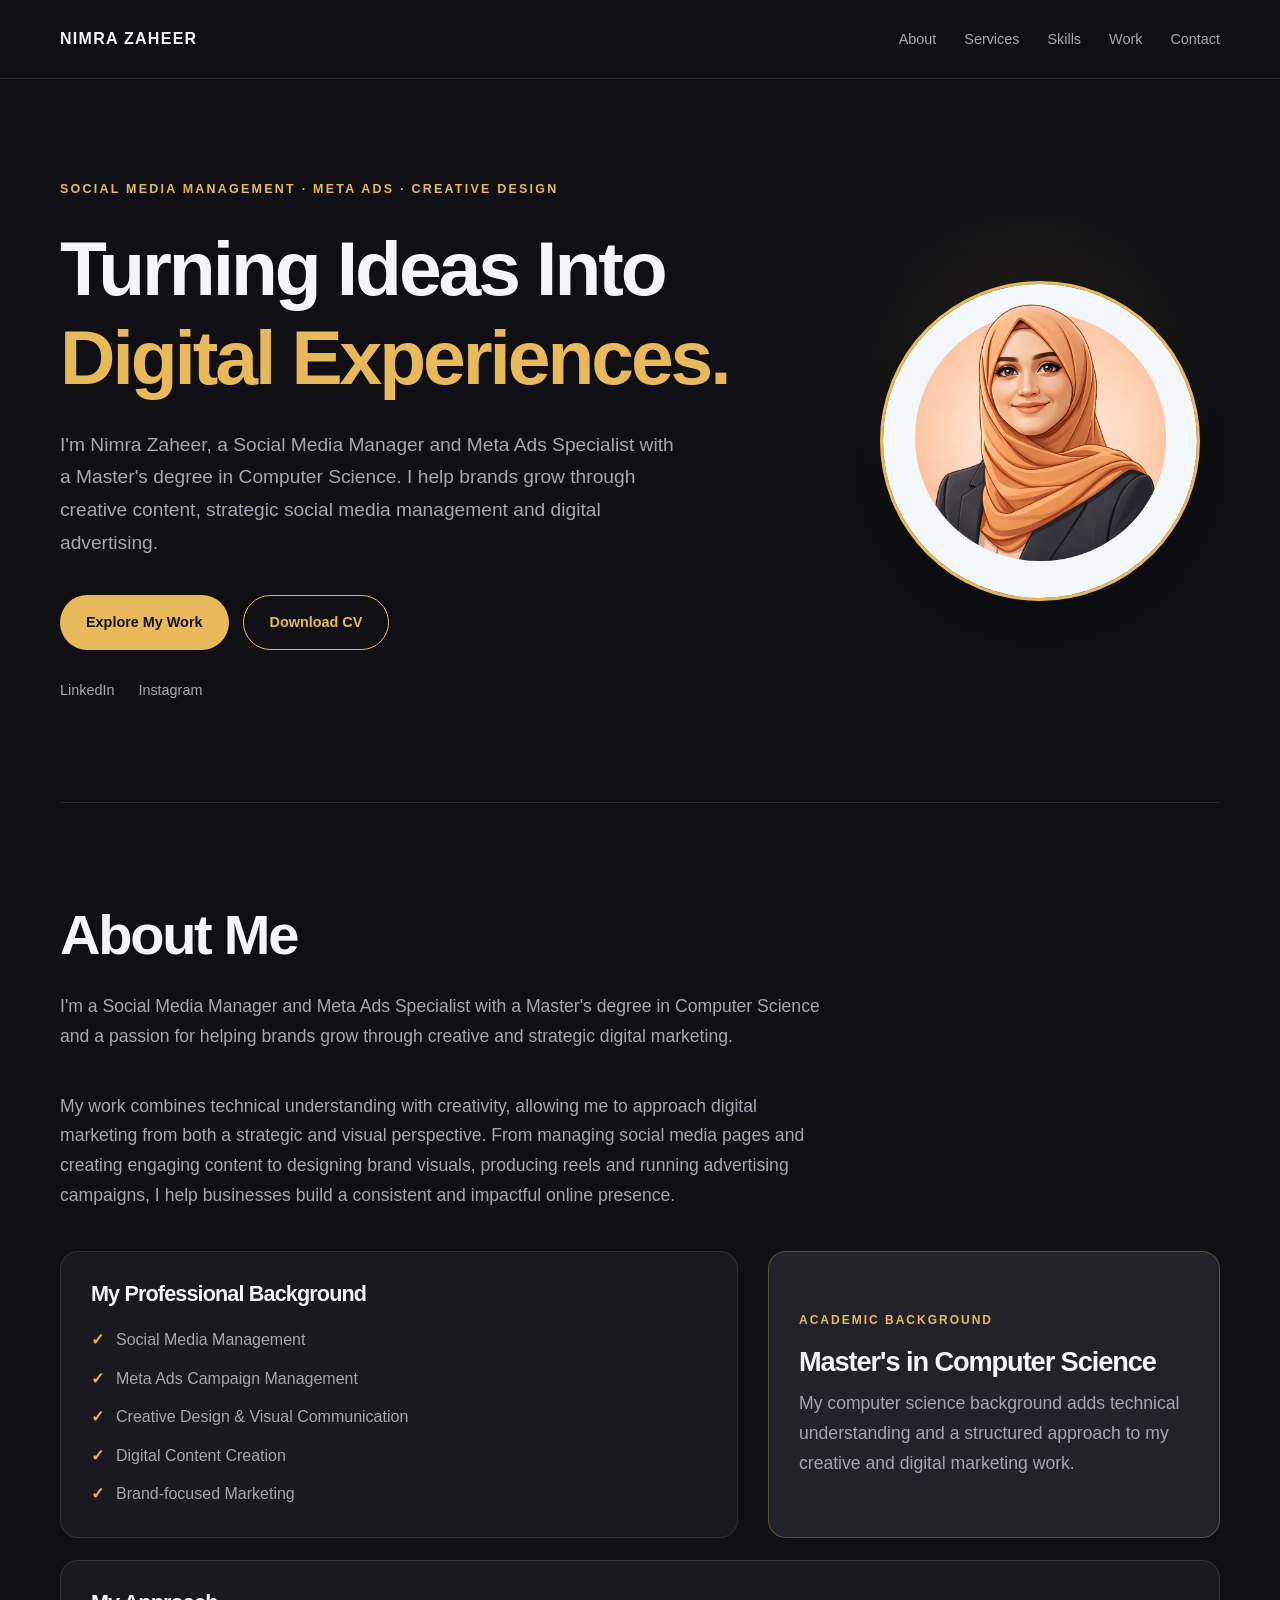
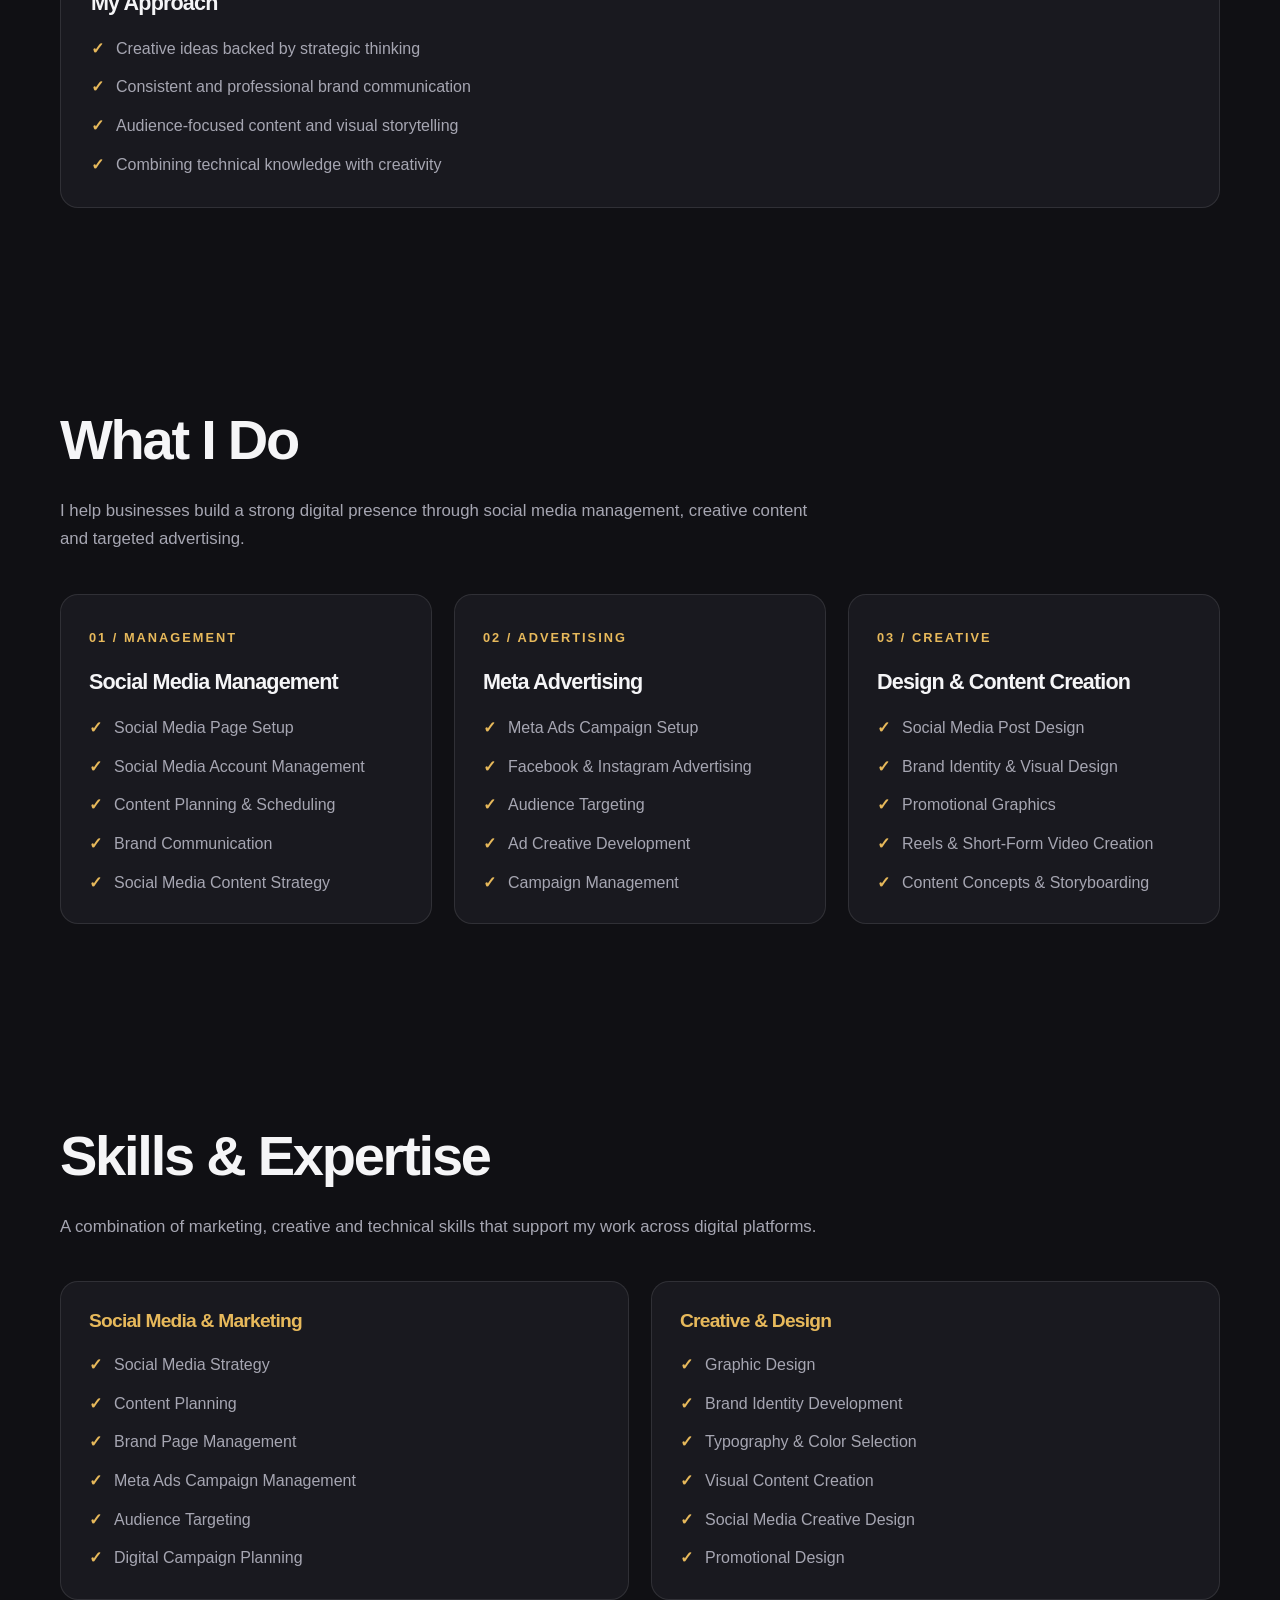
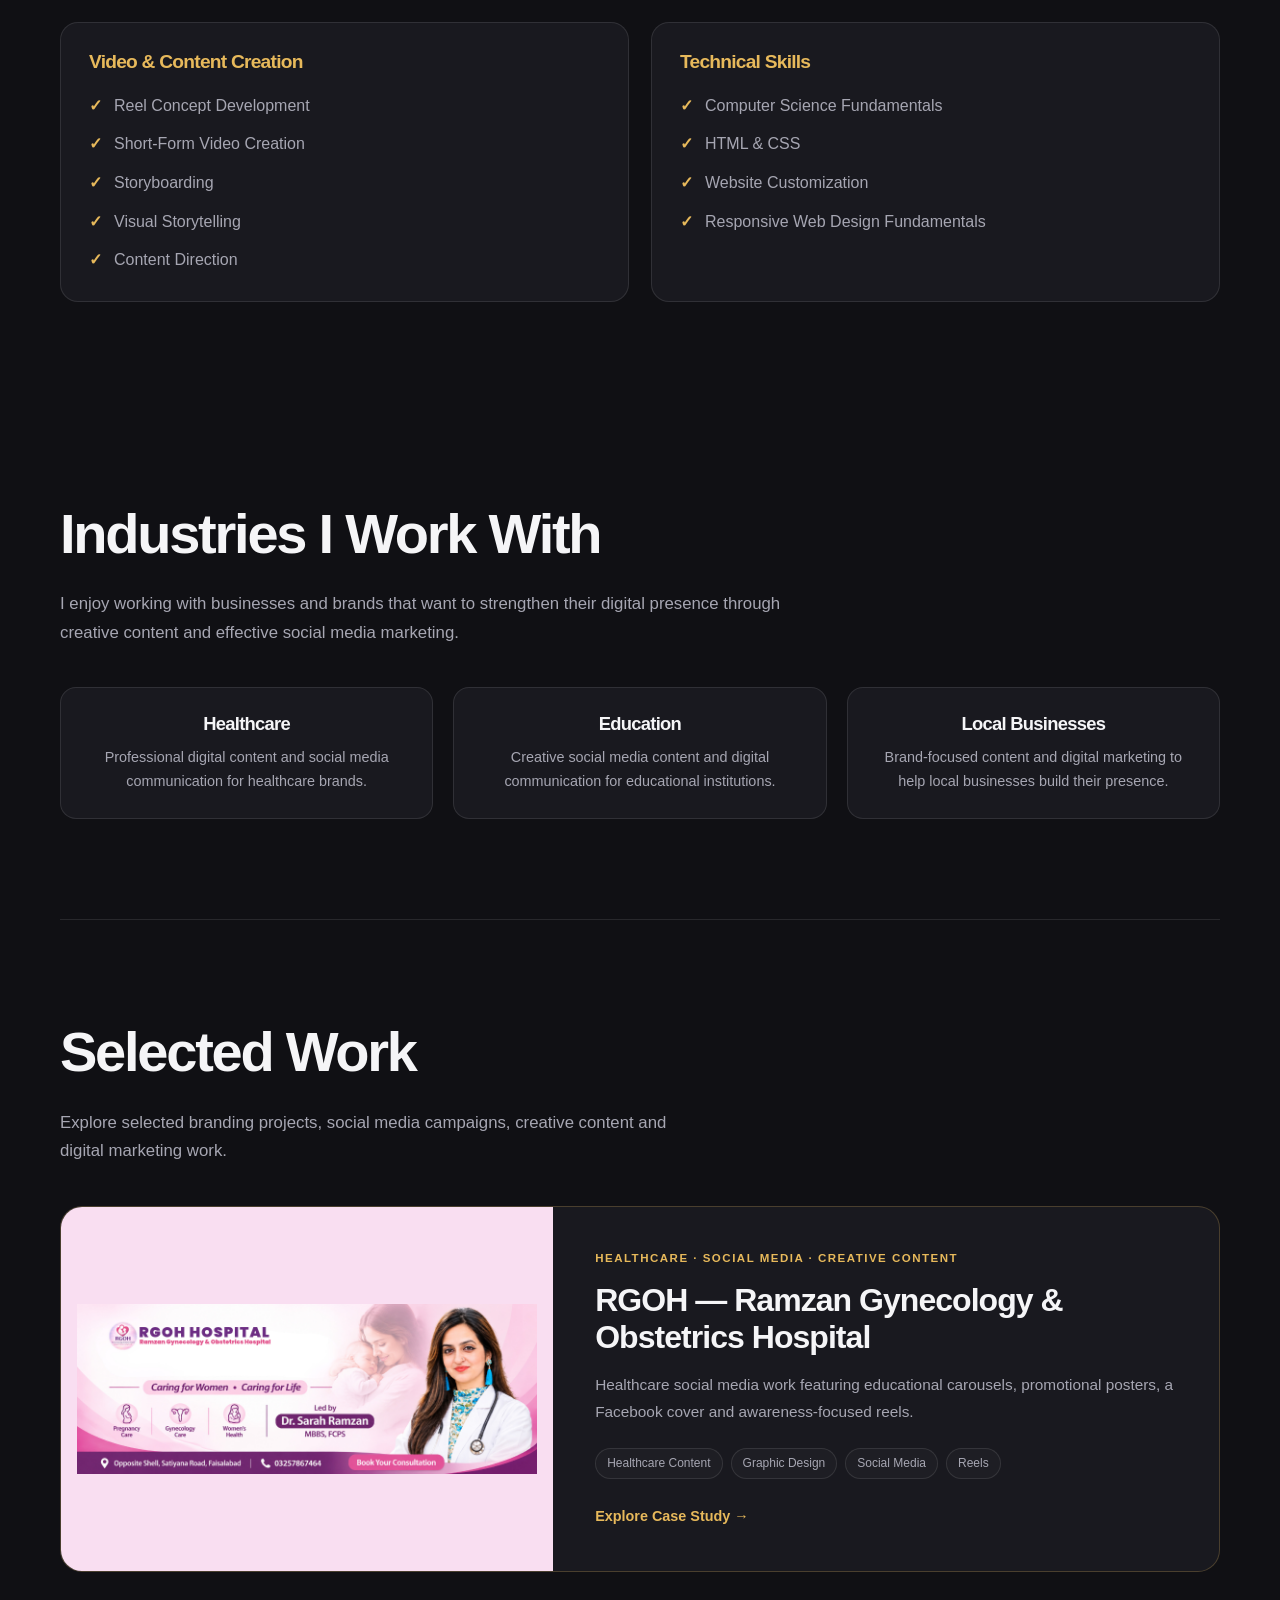
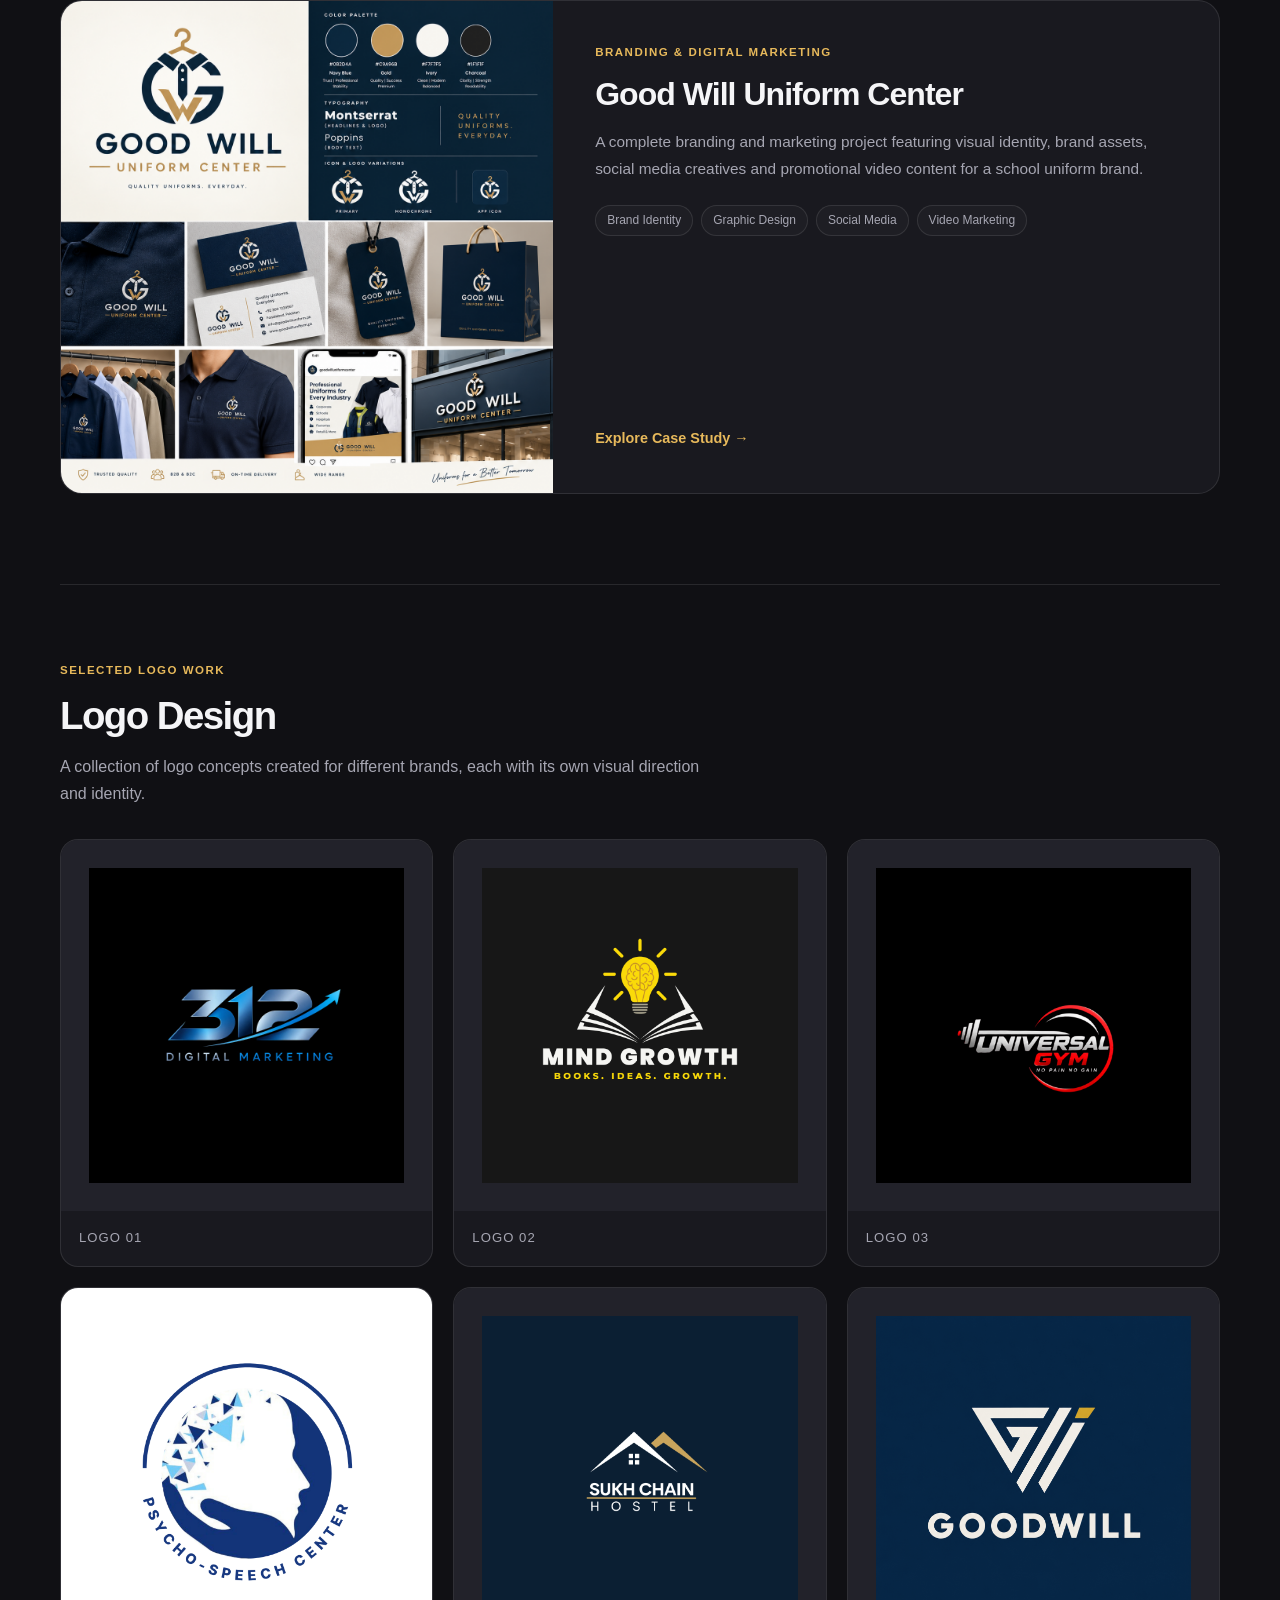
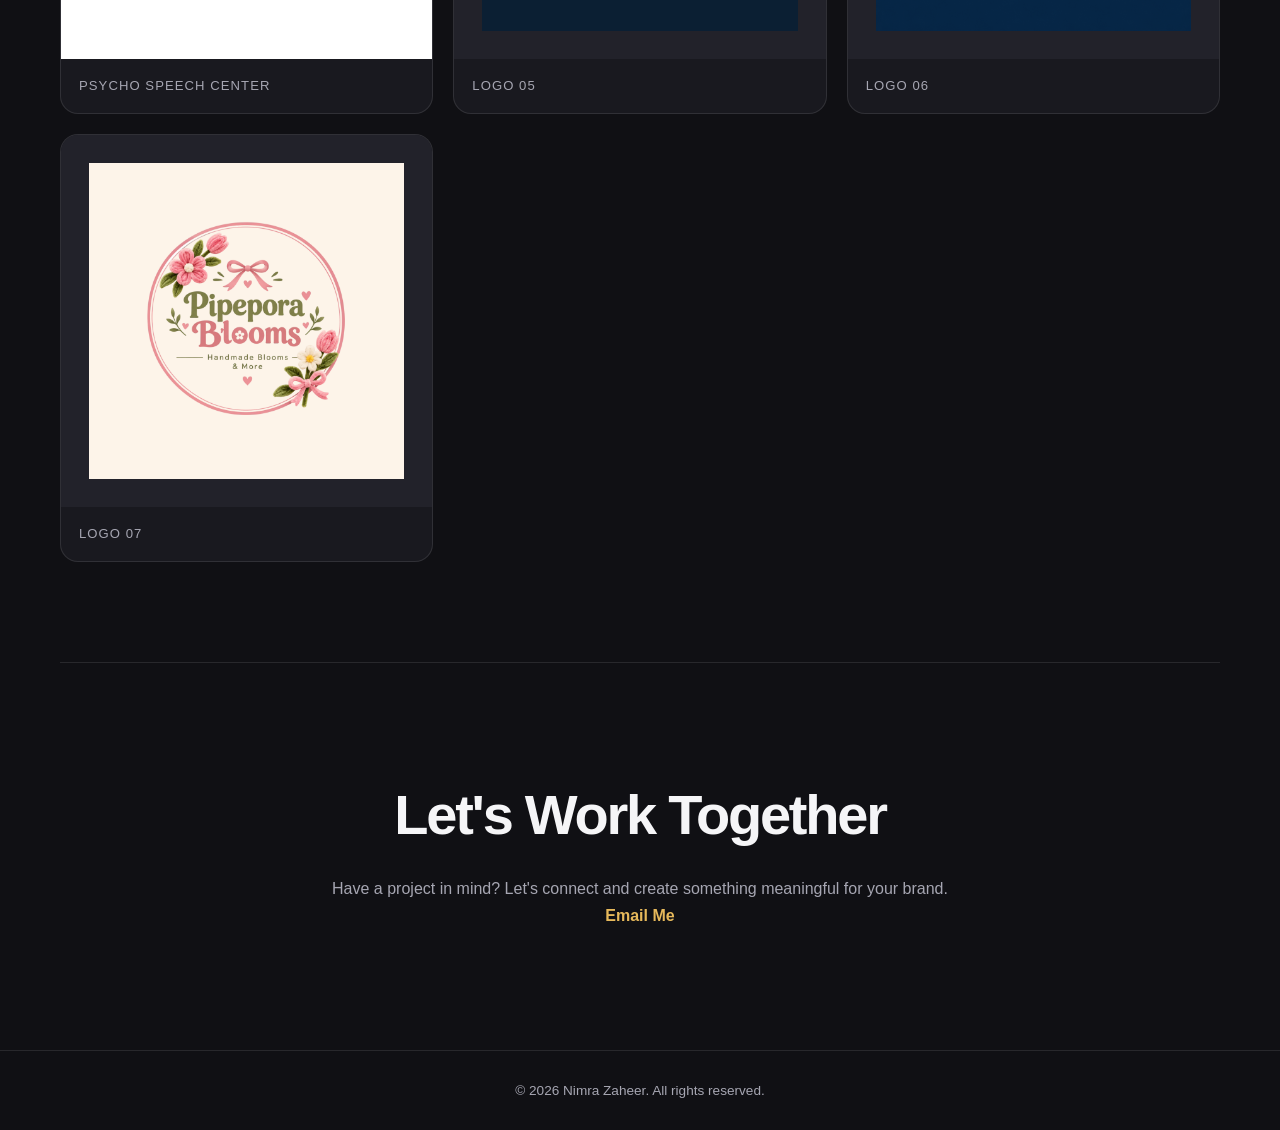
<file: index.html>
<!DOCTYPE html>
<html lang="en">
<head>
  <meta charset="UTF-8">
  <meta name="viewport" content="width=device-width, initial-scale=1.0">

  <title>Nimra Zaheer | Social Media Manager & Meta Ads Specialist</title>

  <meta
    name="description"
    content="Nimra Zaheer is a Social Media Manager and Meta Ads Specialist with a Master's degree in Computer Science, specializing in social media management, creative design, content creation and digital advertising."
  >

  <link rel="stylesheet" href="style.css">

  <style>
    /* =====================================
       PORTFOLIO CONTENT SECTIONS
       ===================================== */

    .section-intro {
      max-width: 760px;
      margin-bottom: 40px;
      font-size: 1.05rem;
    }

    .highlight-text {
      color: var(--accent);
      font-weight: 700;
    }

    /* About Me */

    .about-grid {
      display: grid;
      grid-template-columns: 1.2fr 0.8fr;
      gap: 30px;
      margin-top: 35px;
    }

    .about-card {
      padding: 30px;
      background: var(--surface);
      border: 1px solid var(--border);
      border-radius: 18px;
    }

    .about-card h3 {
      font-size: 1.35rem;
      margin-bottom: 20px;
    }

    .degree-card {
      display: flex;
      flex-direction: column;
      justify-content: center;
      background: var(--surface-light);
      border: 1px solid rgba(231, 185, 91, 0.3);
    }

    .degree-label {
      color: var(--accent);
      font-size: 0.75rem;
      font-weight: 700;
      letter-spacing: 2px;
      text-transform: uppercase;
      margin-bottom: 15px;
    }

    .degree-card h3 {
      font-size: 1.7rem;
      margin-bottom: 12px;
    }

    .degree-card p {
      font-size: 0.95rem;
    }

    /* Bullet Lists */

    .professional-list {
      list-style: none;
      display: grid;
      gap: 13px;
    }

    .professional-list li {
      position: relative;
      padding-left: 25px;
      color: var(--text-muted);
      line-height: 1.6;
    }

    .professional-list li::before {
      content: "✓";
      position: absolute;
      left: 0;
      top: 0;
      color: var(--accent);
      font-weight: 800;
    }

    /* What I Do */

    .services-grid {
      display: grid;
      grid-template-columns: repeat(3, 1fr);
      gap: 22px;
      margin-top: 40px;
    }

    .service-card {
      padding: 28px;
      background: var(--surface);
      border: 1px solid var(--border);
      border-radius: 18px;
      transition:
        transform 0.25s ease,
        border-color 0.25s ease;
    }

    .service-card:hover {
      transform: translateY(-5px);
      border-color: var(--accent);
    }

    .service-number {
      display: inline-block;
      color: var(--accent);
      font-size: 0.8rem;
      font-weight: 700;
      letter-spacing: 2px;
      margin-bottom: 22px;
    }

    .service-card h3 {
      font-size: 1.35rem;
      margin-bottom: 20px;
    }

    /* Skills */

    .skills-grid {
      display: grid;
      grid-template-columns: repeat(2, 1fr);
      gap: 22px;
      margin-top: 40px;
    }

    .skill-card {
      padding: 28px;
      background: var(--surface);
      border: 1px solid var(--border);
      border-radius: 18px;
    }

    .skill-card h3 {
      color: var(--accent);
      font-size: 1.2rem;
      margin-bottom: 20px;
    }

    /* Industries */

    .industries-grid {
      display: grid;
      grid-template-columns: repeat(3, 1fr);
      gap: 20px;
      margin-top: 35px;
    }

    .industry-card {
      padding: 25px;
      text-align: center;
      background: var(--surface);
      border: 1px solid var(--border);
      border-radius: 16px;
      transition: border-color 0.25s ease;
    }

    .industry-card:hover {
      border-color: var(--accent);
    }

    .industry-card h3 {
      font-size: 1.15rem;
      margin-bottom: 10px;
    }

    .industry-card p {
      font-size: 0.9rem;
    }

    /* Featured Healthcare Project */

    .featured-project {
      margin-top: 35px;
      padding: 30px;
      background: var(--surface);
      border: 1px solid var(--border);
      border-radius: 18px;
    }

    .featured-project h3 {
      font-size: 1.6rem;
      margin: 15px 0;
    }

    .featured-project p {
      max-width: 760px;
      margin-bottom: 22px;
    }

    /* Selected Work project cards */
    .project-card {
      display: grid;
      grid-template-columns: minmax(280px, 0.85fr) minmax(0, 1.15fr);
      gap: 0;
      margin-top: 28px;
      overflow: hidden;
      background: var(--surface);
      border: 1px solid var(--border);
      border-radius: 22px;
      transition: transform 0.25s ease, border-color 0.25s ease, box-shadow 0.25s ease;
    }

    .project-card:hover {
      transform: translateY(-5px);
      border-color: rgba(231, 185, 91, 0.65);
      box-shadow: 0 18px 50px rgba(0, 0, 0, 0.25);
    }

    .project-image {
      min-height: 300px;
      overflow: hidden;
      background: var(--surface-light);
      position: relative;
    }

    .project-image img {
      width: 100%;
      height: 100%;
      min-height: 300px;
      object-fit: cover;
      object-position: center;
      transition: transform 0.5s ease;
    }

    .project-card:hover .project-image img {
      transform: scale(1.035);
    }

    .project-info {
      display: flex;
      flex-direction: column;
      align-items: flex-start;
      justify-content: center;
      padding: clamp(24px, 4vw, 42px);
    }

    .project-category {
      display: inline-block;
      color: var(--accent);
      font-size: 0.72rem;
      font-weight: 700;
      letter-spacing: 0.13em;
      line-height: 1.6;
      margin-bottom: 15px;
    }

    .project-info h3 {
      font-size: clamp(1.35rem, 2.5vw, 2rem);
      margin-bottom: 16px;
      letter-spacing: -0.03em;
    }

    .project-info p {
      font-size: 0.96rem;
      line-height: 1.75;
      margin-bottom: 22px;
    }

    .project-tags {
      display: flex;
      flex-wrap: wrap;
      gap: 8px;
      margin-bottom: 25px;
    }

    .project-tags span {
      padding: 7px 11px;
      border: 1px solid var(--border);
      border-radius: 999px;
      color: var(--text-muted);
      font-size: 0.75rem;
      line-height: 1.3;
      background: rgba(255, 255, 255, 0.025);
    }

    .project-link {
      color: var(--accent);
      font-size: 0.9rem;
      font-weight: 700;
      margin-top: auto;
      transition: letter-spacing 0.25s ease;
    }

    .project-card:hover .project-link {
      letter-spacing: 0.03em;
    }

    .project-card-rgoh {
      border-color: rgba(231, 185, 91, 0.24);
    }

    .project-card-rgoh .project-image {
      display: flex;
      align-items: center;
      justify-content: center;
      background: #f9def1;
    }

    .project-card-rgoh .project-image img {
      object-fit: contain;
      padding: 16px;
    }

    @media (max-width: 760px) {
      .project-card {
        grid-template-columns: 1fr;
      }

      .project-image,
      .project-image img {
        min-height: 0;
        height: auto;
        aspect-ratio: 16 / 9;
      }

      .project-info {
        padding: 26px;
      }
    }


    /* Logo Design Showcase */
    .logo-showcase {
      margin-top: 90px;
      padding-top: 70px;
      border-top: 1px solid var(--border);
    }

    .logo-showcase-heading {
      margin-bottom: 32px;
    }

    .logo-showcase-heading h3 {
      font-size: clamp(1.7rem, 3vw, 2.4rem);
      margin-bottom: 14px;
    }

    .logo-showcase-heading p {
      max-width: 650px;
    }

    .logo-design-grid {
      display: grid;
      grid-template-columns: repeat(3, minmax(0, 1fr));
      gap: 20px;
    }

    .logo-design-card {
      overflow: hidden;
      border: 1px solid var(--border);
      border-radius: 18px;
      background: var(--surface);
      transition: transform 0.25s ease, border-color 0.25s ease;
    }

    .logo-design-card:hover {
      transform: translateY(-5px);
      border-color: rgba(231, 185, 91, 0.65);
    }

    .logo-design-artwork {
      display: flex;
      align-items: center;
      justify-content: center;
      aspect-ratio: 1 / 1;
      padding: 28px;
      background: #22222a;
    }

    .logo-design-artwork img {
      width: 100%;
      height: 100%;
      object-fit: contain;
    }

    /* Logo 4: Psycho Speech Center has a white artwork background */
    .logo-design-card.logo-psycho .logo-design-artwork {
      background: #ffffff;
    }

    .logo-design-caption {
      padding: 16px 18px;
      color: var(--text-muted);
      font-size: 0.82rem;
      letter-spacing: 0.08em;
      text-transform: uppercase;
    }

    @media (max-width: 760px) {
      .logo-design-grid {
        grid-template-columns: repeat(2, minmax(0, 1fr));
        gap: 14px;
      }

      .logo-design-artwork {
        padding: 18px;
      }
    }

    @media (max-width: 420px) {
      .logo-design-grid {
        grid-template-columns: 1fr;
      }
    }

    /* Responsive */

    @media (max-width: 900px) {
      .services-grid {
        grid-template-columns: repeat(2, 1fr);
      }

      .about-grid {
        grid-template-columns: 1fr;
      }
    }

    @media (max-width: 700px) {
      .services-grid,
      .skills-grid,
      .industries-grid {
        grid-template-columns: 1fr;
      }

      .about-card,
      .service-card,
      .skill-card,
      .industry-card,
      .featured-project {
        padding: 22px;
      }
    }
  </style>
</head>

<body>

  <!-- NAVIGATION -->

  <header>
    <nav>
      <a href="#" class="logo">NIMRA ZAHEER</a>

      <div class="nav-links">
        <a href="#about">About</a>
        <a href="#what-i-do">Services</a>
        <a href="#skills">Skills</a>
        <a href="#work">Work</a>
        <a href="#contact">Contact</a>
      </div>
    </nav>
  </header>

  <main>

    <!-- HERO SECTION -->

    <section class="hero">

      <div class="hero-content">

        <p class="eyebrow">
          SOCIAL MEDIA MANAGEMENT · META ADS · CREATIVE DESIGN
        </p>

        <h1>
          Turning Ideas Into
          <span>Digital Experiences.</span>
        </h1>

        <p class="intro">
          I'm Nimra Zaheer, a Social Media Manager and Meta Ads
          Specialist with a Master's degree in Computer Science.
          I help brands grow through creative content, strategic
          social media management and digital advertising.
        </p>

        <div class="hero-buttons">
          <a class="button" href="#work">
            Explore My Work
          </a>

          <a class="button" href="nimra-zaheer-cv.pdf" download>
            Download CV
          </a>
        </div>

        <div class="social-links">

          <a
            href="https://www.linkedin.com/in/nimra-zaheer-2a7b40285/"
            target="_blank"
            rel="noopener noreferrer"
          >
            LinkedIn
          </a>

          <a
            href="https://www.instagram.com/nimra_zaheer2002/"
            target="_blank"
            rel="noopener noreferrer"
          >
            Instagram
          </a>

        </div>

      </div>

      <div class="hero-image-container">
        <img
          src="nimra-portrait.png"
          alt="Portrait of Nimra Zaheer"
          class="hero-image"
        >
      </div>

    </section>


    <!-- ABOUT ME -->

    <section id="about">

      <h2>About Me</h2>

      <p class="section-intro">
        I'm a Social Media Manager and Meta Ads Specialist
        with a Master's degree in Computer Science and a
        passion for helping brands grow through creative
        and strategic digital marketing.
      </p>

      <p class="section-intro">
        My work combines technical understanding with
        creativity, allowing me to approach digital marketing
        from both a strategic and visual perspective.
        From managing social media pages and creating engaging
        content to designing brand visuals, producing reels
        and running advertising campaigns, I help businesses
        build a consistent and impactful online presence.
      </p>

      <div class="about-grid">

        <div class="about-card">

          <h3>My Professional Background</h3>

          <ul class="professional-list">
            <li>Social Media Management</li>
            <li>Meta Ads Campaign Management</li>
            <li>Creative Design & Visual Communication</li>
            <li>Digital Content Creation</li>
            <li>Brand-focused Marketing</li>
          </ul>

        </div>

        <div class="about-card degree-card">

          <span class="degree-label">
            Academic Background
          </span>

          <h3>Master's in Computer Science</h3>

          <p>
            My computer science background adds technical
            understanding and a structured approach to
            my creative and digital marketing work.
          </p>

        </div>

      </div>

    <div class="about-card" style="margin-top: 22px;">

      <h3>My Approach</h3>

      <ul class="professional-list">
        <li>Creative ideas backed by strategic thinking</li>
        <li>Consistent and professional brand communication</li>
        <li>Audience-focused content and visual storytelling</li>
        <li>Combining technical knowledge with creativity</li>
      </ul>

    </div>

    </section>


    <!-- WHAT I DO -->

    <section id="what-i-do">

      <h2>What I Do</h2>

      <p class="section-intro">
        I help businesses build a strong digital presence
        through social media management, creative content
        and targeted advertising.
      </p>

      <div class="services-grid">

        <!-- SERVICE 1 -->

        <div class="service-card">

          <span class="service-number">01 / MANAGEMENT</span>

          <h3>Social Media Management</h3>

          <ul class="professional-list">
            <li>Social Media Page Setup</li>
            <li>Social Media Account Management</li>
            <li>Content Planning & Scheduling</li>
            <li>Brand Communication</li>
            <li>Social Media Content Strategy</li>
          </ul>

        </div>

        <!-- SERVICE 2 -->

        <div class="service-card">

          <span class="service-number">02 / ADVERTISING</span>

          <h3>Meta Advertising</h3>

          <ul class="professional-list">
            <li>Meta Ads Campaign Setup</li>
            <li>Facebook & Instagram Advertising</li>
            <li>Audience Targeting</li>
            <li>Ad Creative Development</li>
            <li>Campaign Management</li>
          </ul>

        </div>

        <!-- SERVICE 3 -->

        <div class="service-card">

          <span class="service-number">03 / CREATIVE</span>

          <h3>Design & Content Creation</h3>

          <ul class="professional-list">
            <li>Social Media Post Design</li>
            <li>Brand Identity & Visual Design</li>
            <li>Promotional Graphics</li>
            <li>Reels & Short-Form Video Creation</li>
            <li>Content Concepts & Storyboarding</li>
          </ul>

        </div>

      </div>

    </section>


    <!-- SKILLS & EXPERTISE -->

    <section id="skills">

      <h2>Skills & Expertise</h2>

      <p class="section-intro">
        A combination of marketing, creative and technical
        skills that support my work across digital platforms.
      </p>

      <div class="skills-grid">

        <!-- SKILL GROUP 1 -->

        <div class="skill-card">

          <h3>Social Media & Marketing</h3>

          <ul class="professional-list">
            <li>Social Media Strategy</li>
            <li>Content Planning</li>
            <li>Brand Page Management</li>
            <li>Meta Ads Campaign Management</li>
            <li>Audience Targeting</li>
            <li>Digital Campaign Planning</li>
          </ul>

        </div>

        <!-- SKILL GROUP 2 -->

        <div class="skill-card">

          <h3>Creative & Design</h3>

          <ul class="professional-list">
            <li>Graphic Design</li>
            <li>Brand Identity Development</li>
            <li>Typography & Color Selection</li>
            <li>Visual Content Creation</li>
            <li>Social Media Creative Design</li>
            <li>Promotional Design</li>
          </ul>

        </div>

        <!-- SKILL GROUP 3 -->

        <div class="skill-card">

          <h3>Video & Content Creation</h3>

          <ul class="professional-list">
            <li>Reel Concept Development</li>
            <li>Short-Form Video Creation</li>
            <li>Storyboarding</li>
            <li>Visual Storytelling</li>
            <li>Content Direction</li>
          </ul>

        </div>

        <!-- SKILL GROUP 4 -->

        <div class="skill-card">

          <h3>Technical Skills</h3>

          <ul class="professional-list">
            <li>Computer Science Fundamentals</li>
            <li>HTML & CSS</li>
            <li>Website Customization</li>
            <li>Responsive Web Design Fundamentals</li>
          </ul>

        </div>

      </div>

    </section>


    <!-- INDUSTRIES -->

    <section id="industries">

      <h2>Industries I Work With</h2>

      <p class="section-intro">
        I enjoy working with businesses and brands that
        want to strengthen their digital presence through
        creative content and effective social media marketing.
      </p>

      <div class="industries-grid">

        <div class="industry-card">

          <h3>Healthcare</h3>

          <p>
            Professional digital content and social media
            communication for healthcare brands.
          </p>

        </div>

        <div class="industry-card">

          <h3>Education</h3>

          <p>
            Creative social media content and digital
            communication for educational institutions.
          </p>

        </div>

        <div class="industry-card">

          <h3>Local Businesses</h3>

          <p>
            Brand-focused content and digital marketing
            to help local businesses build their presence.
          </p>

        </div>

      </div>

    </section>


    <!-- SELECTED WORK -->

    <section id="work">

      <h2>Selected Work</h2>

      <p class="section-intro">
        Explore selected branding projects, social media
        campaigns, creative content and digital marketing work.
      </p>


      <!-- RGOH PROJECT -->

      <a href="projects/rgoh.html" class="project-card project-card-rgoh">

        <div class="project-image">
          <img
            src="assets/projects/rgoh/facebook-cover.png"
            alt="RGOH Facebook cover design"
          >
        </div>

        <div class="project-info">

          <span class="project-category">
            HEALTHCARE · SOCIAL MEDIA · CREATIVE CONTENT
          </span>

          <h3>RGOH — Ramzan Gynecology & Obstetrics Hospital</h3>

          <p>
            Healthcare social media work featuring educational
            carousels, promotional posters, a Facebook cover
            and awareness-focused reels.
          </p>

          <div class="project-tags">
            <span>Healthcare Content</span>
            <span>Graphic Design</span>
            <span>Social Media</span>
            <span>Reels</span>
          </div>

          <span class="project-link">
            Explore Case Study →
          </span>

        </div>

      </a>


      <!-- GOOD WILL PROJECT -->

      <a href="projects/good-will.html" class="project-card project-card-goodwill">

        <div class="project-image">

          <img
            src="assets/projects/good-will/brand-identity.png"
            alt="Good Will Uniform Center brand identity presentation"
          >

        </div>

        <div class="project-info">

          <span class="project-category">
            BRANDING & DIGITAL MARKETING
          </span>

          <h3>Good Will Uniform Center</h3>

          <p>
            A complete branding and marketing project featuring
            visual identity, brand assets, social media creatives
            and promotional video content for a school uniform brand.
          </p>

          <div class="project-tags">
            <span>Brand Identity</span>
            <span>Graphic Design</span>
            <span>Social Media</span>
            <span>Video Marketing</span>
          </div>

          <span class="project-link">
            Explore Case Study →
          </span>

        </div>

      </a>

      <!-- LOGO DESIGN SHOWCASE -->
      <div class="logo-showcase" id="logo-design">
        <div class="logo-showcase-heading">
          <span class="project-category">SELECTED LOGO WORK</span>
          <h3>Logo Design</h3>
          <p>
            A collection of logo concepts created for different brands,
            each with its own visual direction and identity.
          </p>
        </div>

        <div class="logo-design-grid">
          <article class="logo-design-card">
            <div class="logo-design-artwork">
              <img src="assets/projects/logo-design/logo-01.jpeg" alt="Logo design 1" loading="lazy">
            </div>
            <div class="logo-design-caption">Logo 01</div>
          </article>

          <article class="logo-design-card">
            <div class="logo-design-artwork">
              <img src="assets/projects/logo-design/logo-02.png" alt="Logo design 2" loading="lazy">
            </div>
            <div class="logo-design-caption">Logo 02</div>
          </article>

          <article class="logo-design-card">
            <div class="logo-design-artwork">
              <img src="assets/projects/logo-design/logo-03.png" alt="Logo design 3" loading="lazy">
            </div>
            <div class="logo-design-caption">Logo 03</div>
          </article>

          <article class="logo-design-card logo-psycho">
            <div class="logo-design-artwork">
              <img src="assets/projects/logo-design/logo-04.png" alt="Psycho Speech Center logo design" loading="lazy">
            </div>
            <div class="logo-design-caption">Psycho Speech Center</div>
          </article>

          <article class="logo-design-card">
            <div class="logo-design-artwork">
              <img src="assets/projects/logo-design/logo-05.png" alt="Logo design 5" loading="lazy">
            </div>
            <div class="logo-design-caption">Logo 05</div>
          </article>

          <article class="logo-design-card">
            <div class="logo-design-artwork">
              <img src="assets/projects/logo-design/logo-07.png" alt="Logo design 6" loading="lazy">
            </div>
            <div class="logo-design-caption">Logo 06</div>
          </article>

          <article class="logo-design-card">
            <div class="logo-design-artwork">
              <img src="assets/projects/logo-design/logo-08.png" alt="Logo design 7" loading="lazy">
            </div>
            <div class="logo-design-caption">Logo 07</div>
          </article>
        </div>
      </div>

    </section>


    <!-- CONTACT -->

    <section id="contact">

      <h2>Let's Work Together</h2>

      <p>
        Have a project in mind? Let's connect and create
        something meaningful for your brand.
      </p>

      <a href="mailto:nimrazaheer2603@gmail.com">
        Email Me
      </a>

    </section>

  </main>


  <!-- FOOTER -->

  <footer>

    <p>
      © 2026 Nimra Zaheer. All rights reserved.
    </p>

  </footer>

  <script src="script.js"></script>

</body>
</html>
</file>
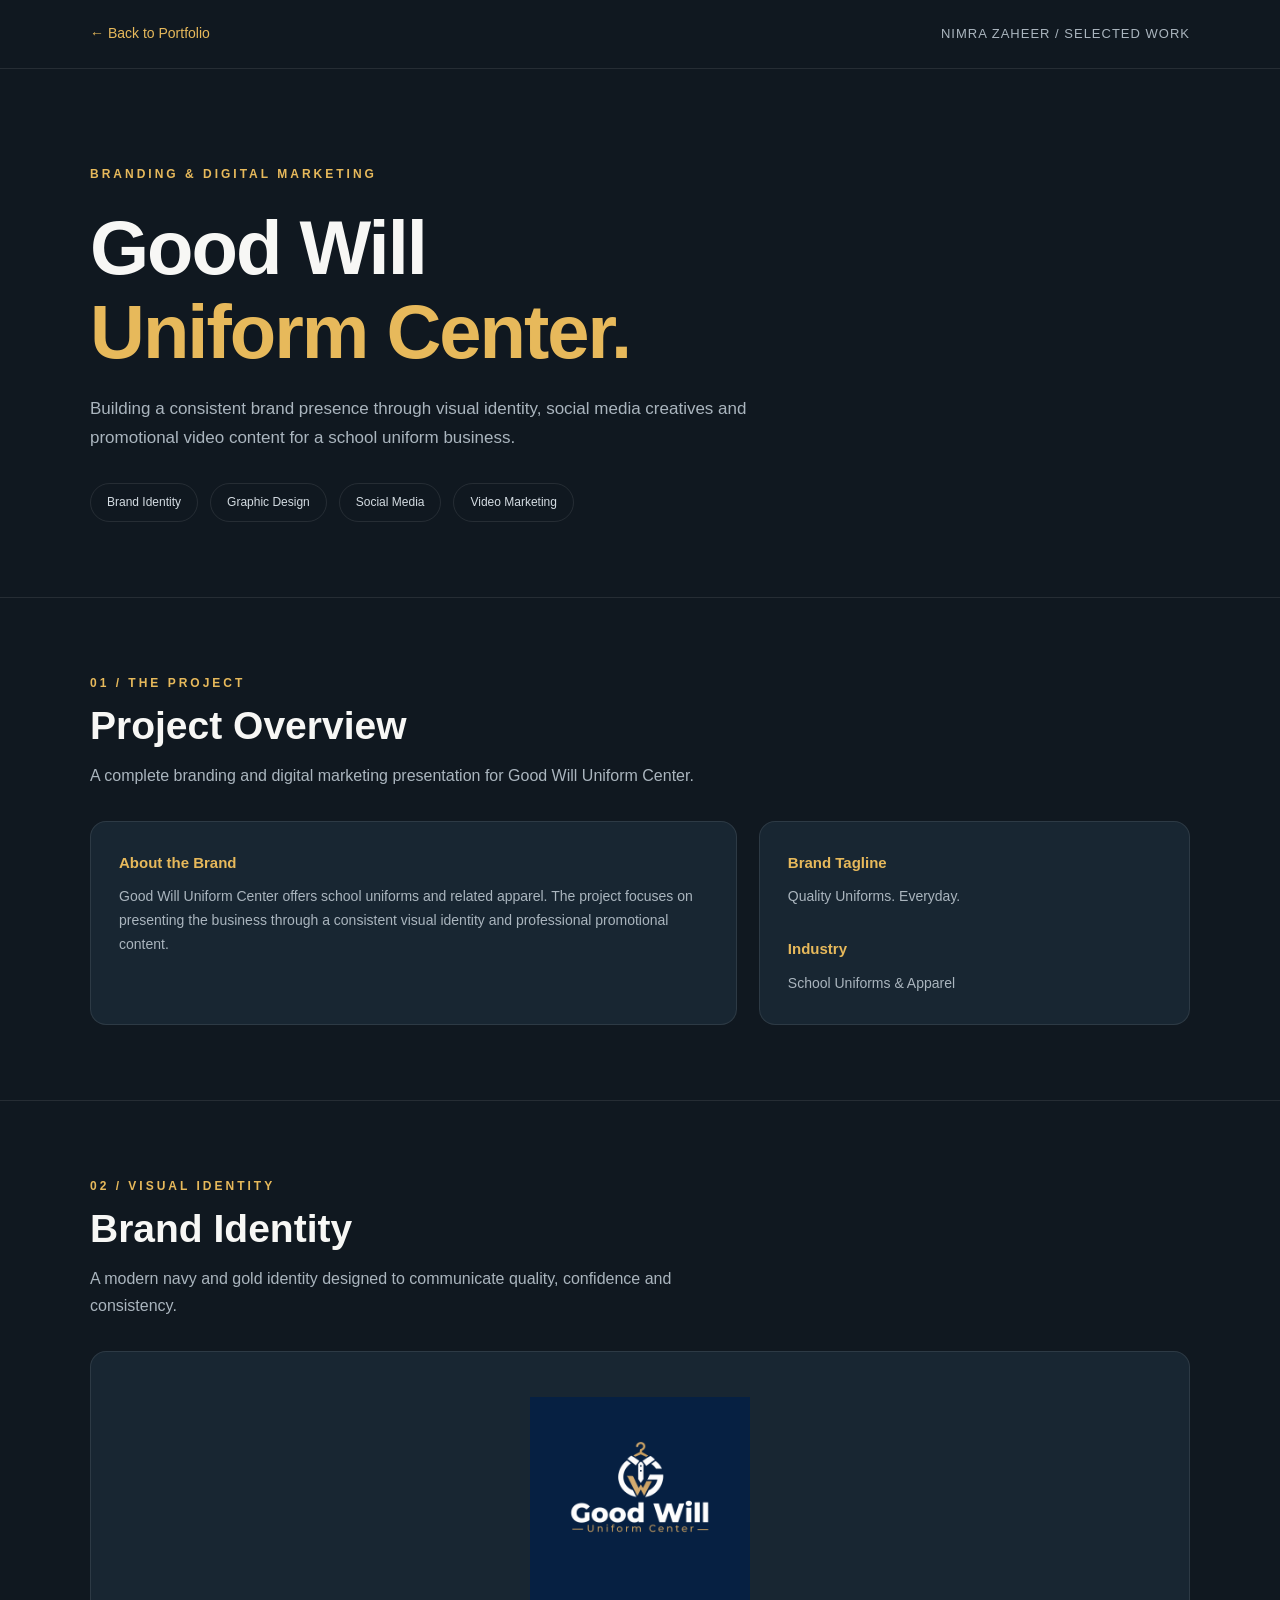
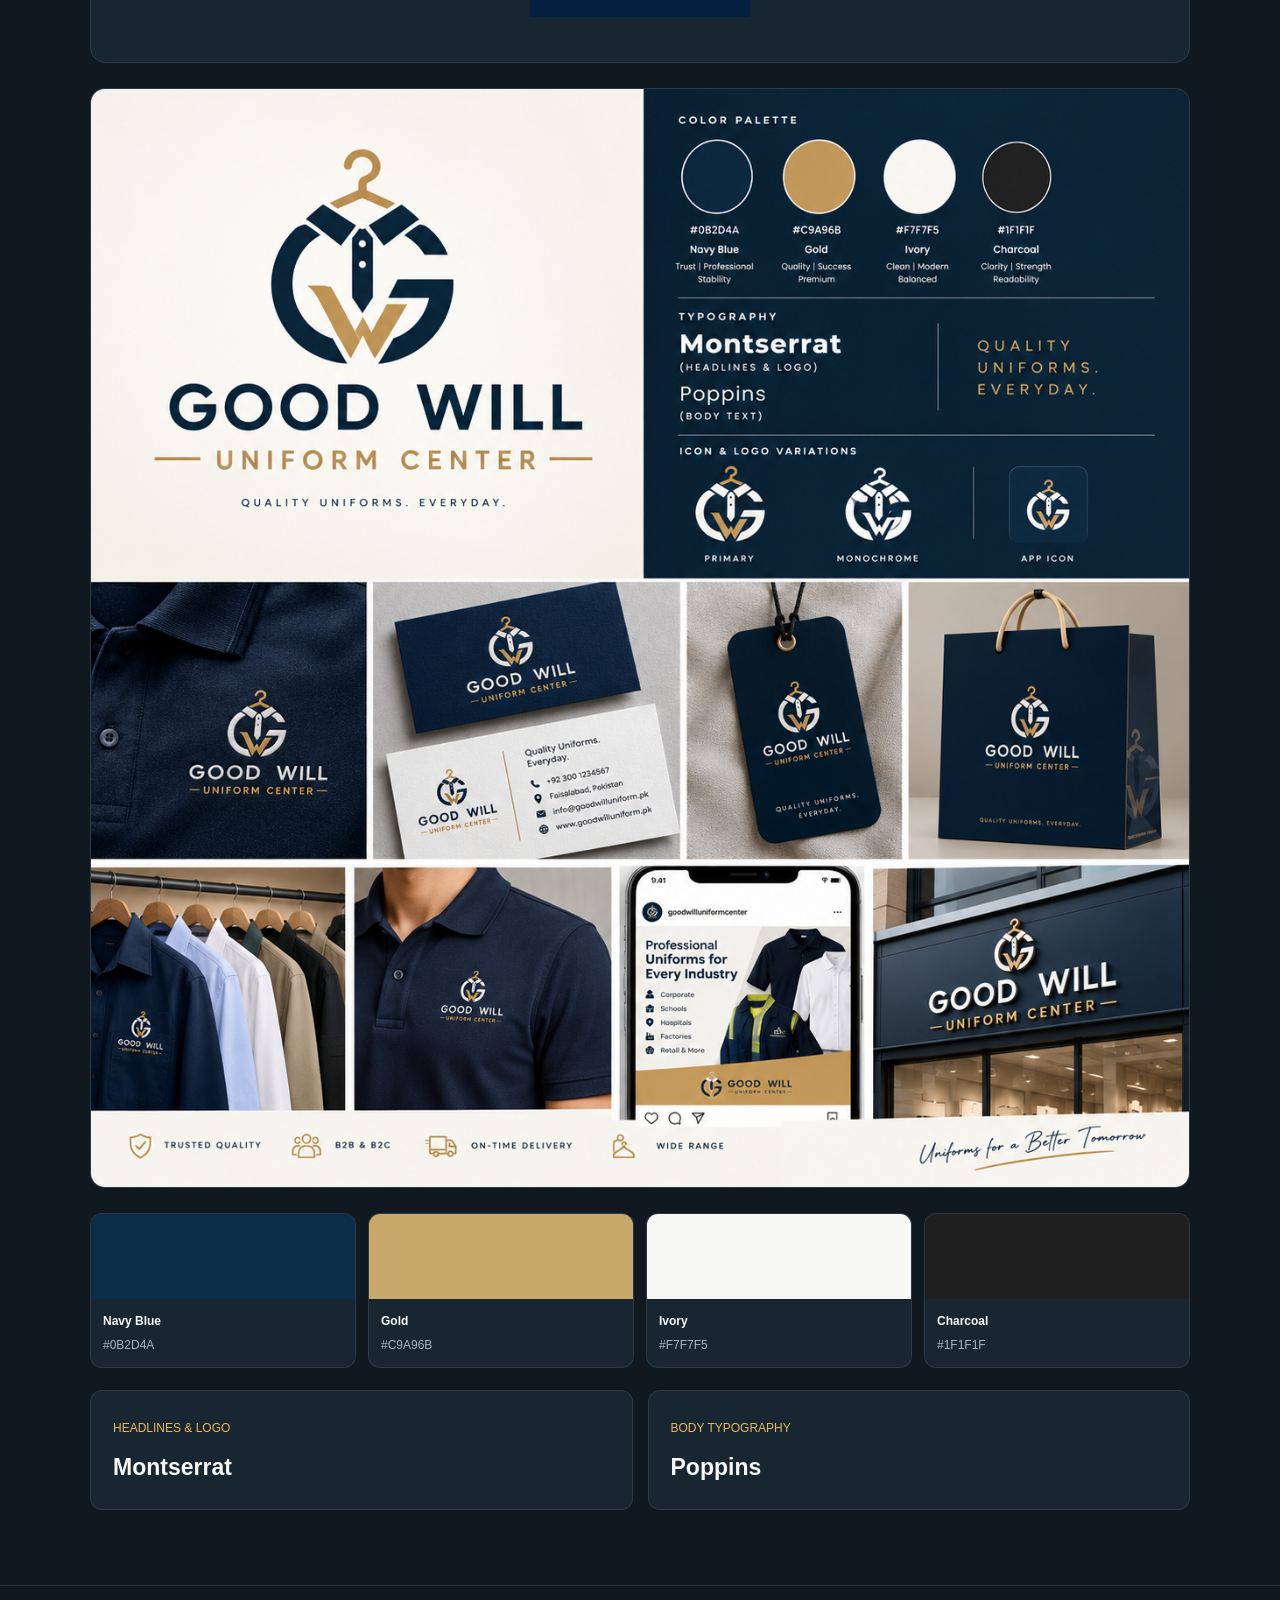
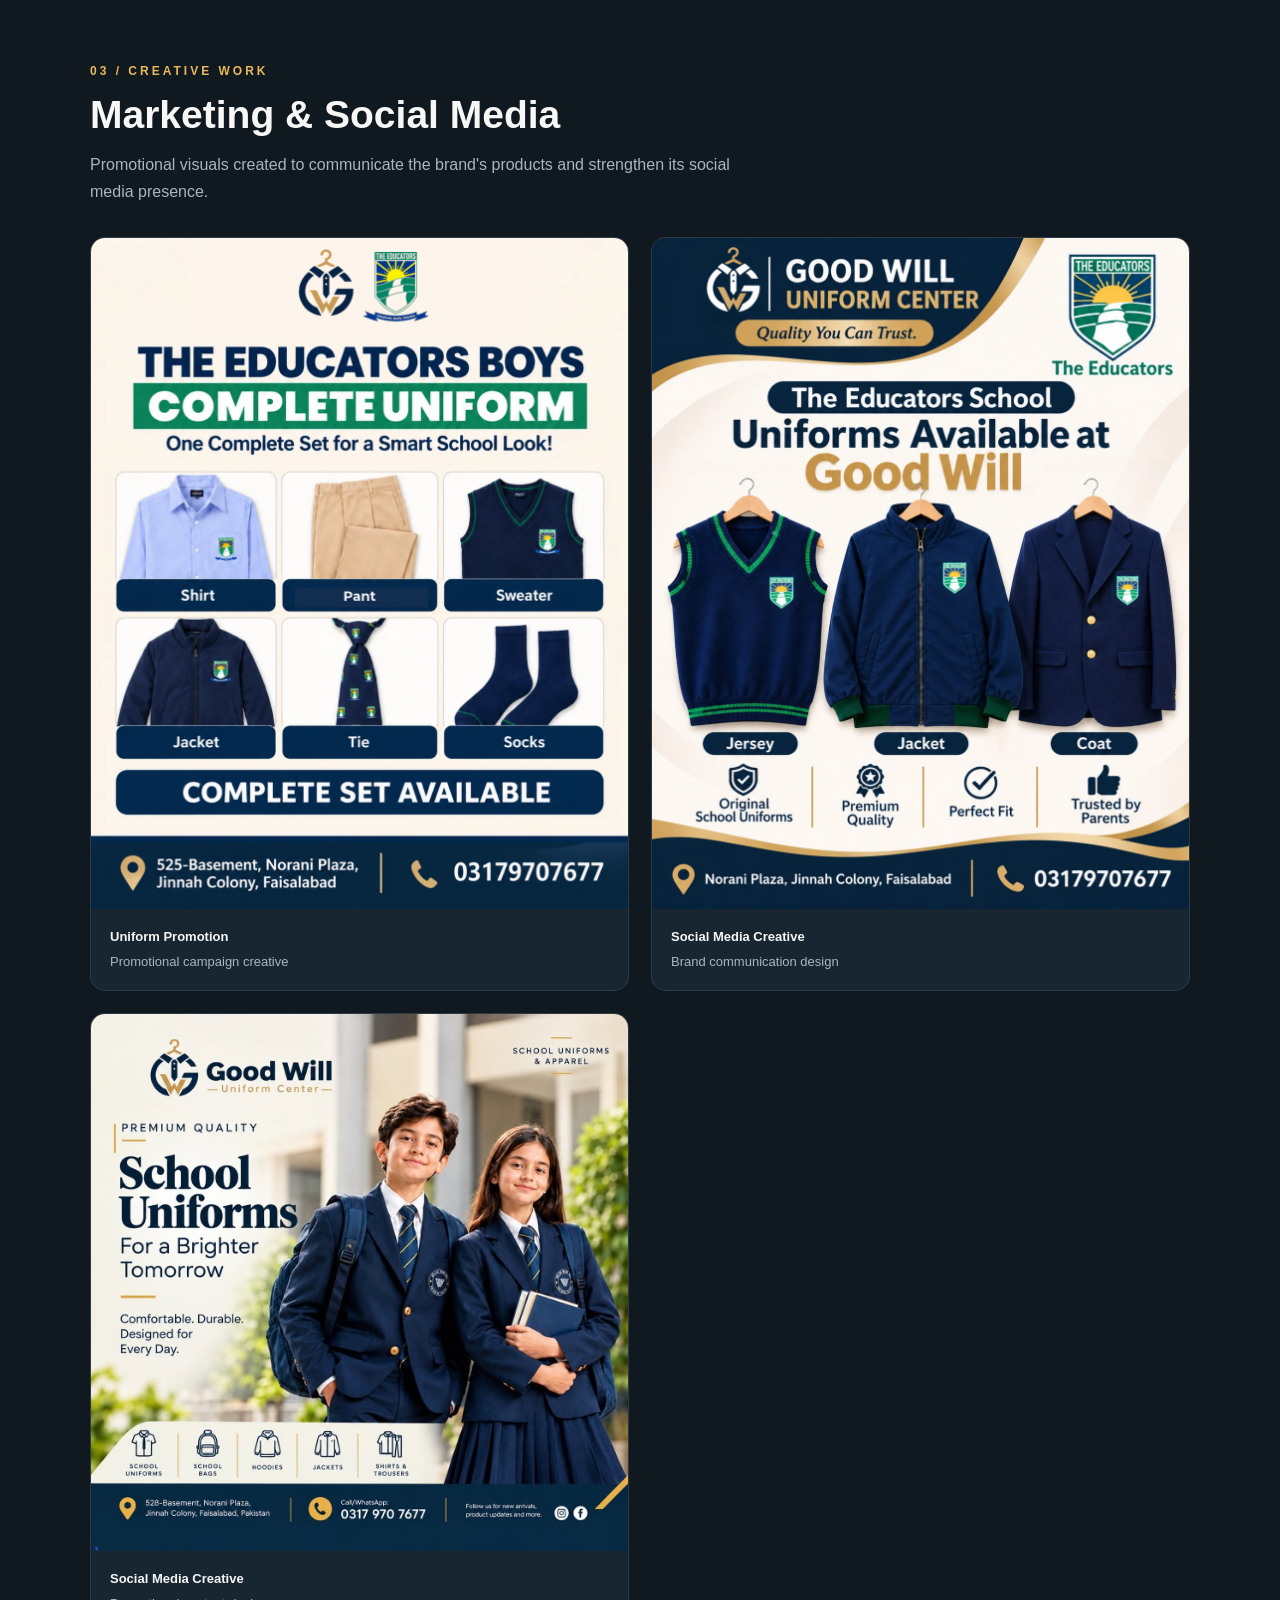
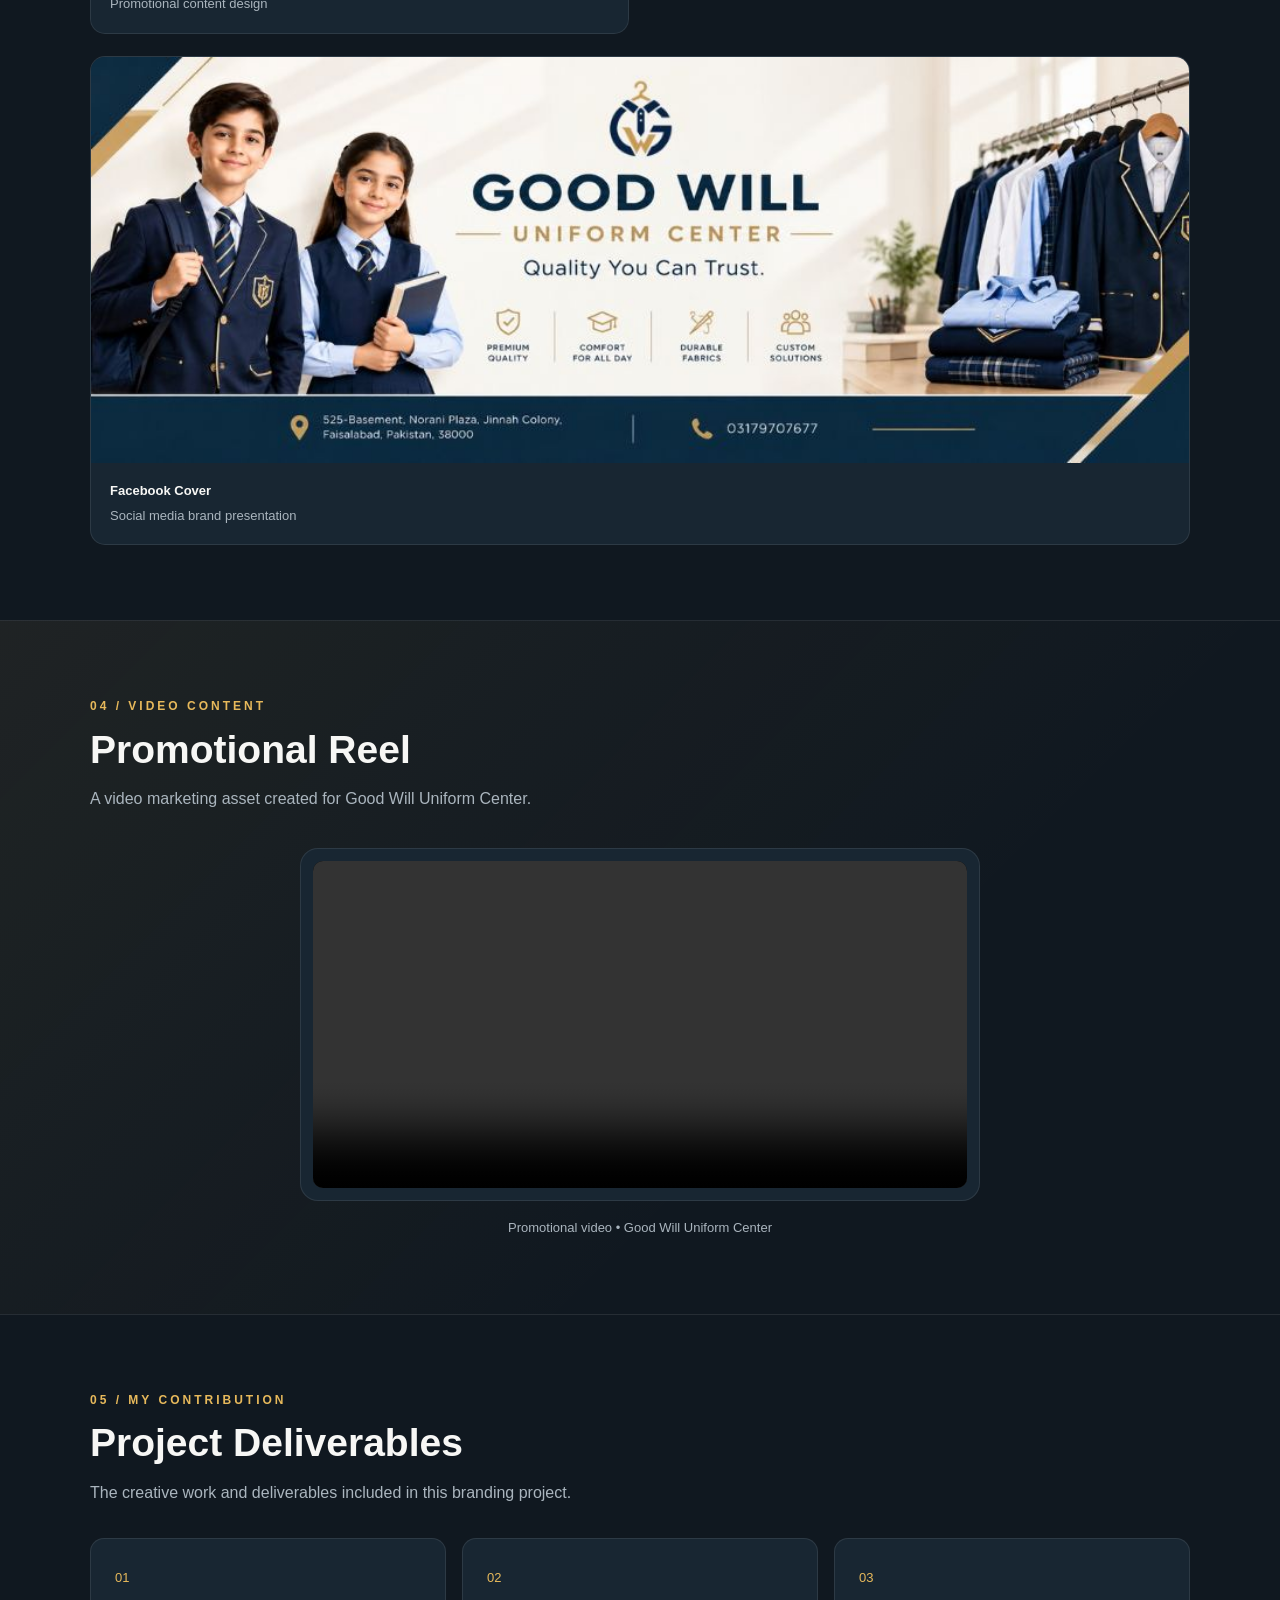
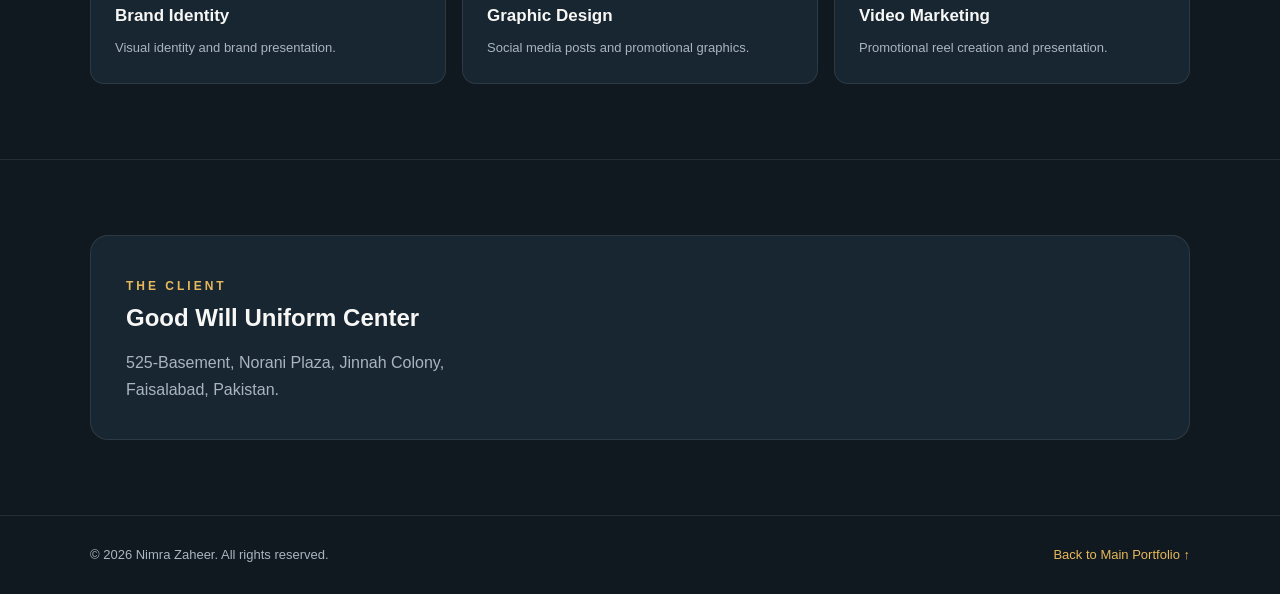
<file: projects/good-will.html>
<!DOCTYPE html>
<html lang="en">
<head>
<meta charset="UTF-8">
<meta name="viewport" content="width=device-width, initial-scale=1.0">

<title>Good Will Uniform Center | Nimra Zaheer</title>

<style>
:root {
    --bg: #101820;
    --surface: #182632;
    --surface-light: #20313e;
    --gold: #e7b95b;
    --white: #f7f7f5;
    --muted: #aab5be;
    --border: rgba(255,255,255,0.09);
}

* {
    margin: 0;
    padding: 0;
    box-sizing: border-box;
}

html {
    scroll-behavior: smooth;
}

body {
    background: var(--bg);
    color: var(--white);
    font-family: 'Poppins', Arial, sans-serif;
    line-height: 1.7;
}

.container {
    width: min(1100px, 90%);
    margin: auto;
}

a {
    text-decoration: none;
    color: inherit;
}

header {
    padding: 22px 0;
    border-bottom: 1px solid var(--border);
}

.nav {
    display: flex;
    align-items: center;
    justify-content: space-between;
    gap: 20px;
}

.back-link {
    color: var(--gold);
    font-size: 14px;
}

.nav-label {
    color: var(--muted);
    font-size: 13px;
    letter-spacing: 1px;
}

.hero {
    padding: 95px 0 75px;
}

.eyebrow {
    color: var(--gold);
    font-size: 12px;
    font-weight: bold;
    letter-spacing: 3px;
    text-transform: uppercase;
}

.hero h1 {
    font-size: clamp(42px, 7vw, 76px);
    line-height: 1.1;
    letter-spacing: -2px;
    margin: 22px 0;
}

.hero h1 span {
    color: var(--gold);
}

.hero-description {
    color: var(--muted);
    max-width: 680px;
    font-size: 17px;
}

.hero-meta {
    display: flex;
    flex-wrap: wrap;
    gap: 12px;
    margin-top: 30px;
}

.pill {
    border: 1px solid var(--border);
    border-radius: 50px;
    padding: 8px 16px;
    color: #d4dce2;
    font-size: 12px;
}

section {
    padding: 75px 0;
    border-top: 1px solid var(--border);
}

.section-heading {
    margin-bottom: 32px;
}

.section-heading .eyebrow {
    display: block;
    margin-bottom: 10px;
}

.section-heading h2 {
    font-size: clamp(27px, 4vw, 39px);
    line-height: 1.2;
}

.section-heading p {
    color: var(--muted);
    max-width: 650px;
    margin-top: 12px;
}

.overview-grid {
    display: grid;
    grid-template-columns: 1.2fr 0.8fr;
    gap: 22px;
}

.panel {
    background: var(--surface);
    border: 1px solid var(--border);
    border-radius: 16px;
    padding: 28px;
}

.panel h3 {
    color: var(--gold);
    font-size: 15px;
    margin-bottom: 10px;
}

.panel p {
    color: var(--muted);
    font-size: 14px;
}

.brand-image {
    width: 100%;
    display: block;
    border-radius: 15px;
    background: var(--surface);
    border: 1px solid var(--border);
}

.logo-wrap {
    background: var(--surface);
    padding: 45px 25px;
    border-radius: 16px;
    display: flex;
    justify-content: center;
    align-items: center;
    margin-bottom: 22px;
    border: 1px solid var(--border);
}

.logo-wrap img {
    width: 100%;
    max-width: 350px;
    max-height: 220px;
    object-fit: contain;
}

.brand-board {
    margin-top: 25px;
}

.palette {
    display: grid;
    grid-template-columns: repeat(4, 1fr);
    gap: 12px;
    margin-top: 25px;
}

.color-card {
    overflow: hidden;
    background: var(--surface);
    border-radius: 12px;
    border: 1px solid var(--border);
}

.color-swatch {
    height: 85px;
}

.color-info {
    padding: 12px;
    font-size: 12px;
}

.color-info strong {
    display: block;
    margin-bottom: 3px;
}

.color-info span {
    color: var(--muted);
}

.type-grid {
    display: grid;
    grid-template-columns: 1fr 1fr;
    gap: 15px;
    margin-top: 22px;
}

.type-card {
    background: var(--surface);
    border: 1px solid var(--border);
    padding: 22px;
    border-radius: 12px;
}

.type-card span {
    color: var(--gold);
    font-size: 12px;
}

.type-card h3 {
    margin-top: 8px;
    font-size: 23px;
}

.gallery {
    display: grid;
    grid-template-columns: repeat(2, 1fr);
    gap: 22px;
}

.gallery-item {
    background: var(--surface);
    border: 1px solid var(--border);
    border-radius: 15px;
    overflow: hidden;
}

.gallery-item img {
    width: 100%;
    height: auto;
    display: block;
    transition: transform 0.4s ease;
}

.gallery-item:hover img {
    transform: scale(1.025);
}

.gallery-caption {
    padding: 17px 19px;
    color: var(--muted);
    font-size: 13px;
}

.gallery-caption strong {
    display: block;
    color: var(--white);
    margin-bottom: 3px;
}

.cover-item {
    grid-column: 1 / -1;
}

.cover-item img {
    width: 100%;
}

.video-section {
    background: linear-gradient(
        135deg,
        rgba(231,185,91,0.07),
        transparent 65%
    );
}

.video-frame {
    max-width: 680px;
    margin: 35px auto 0;
    padding: 12px;
    background: var(--surface);
    border: 1px solid var(--border);
    border-radius: 18px;
}

.video-frame video {
    width: 100%;
    display: block;
    border-radius: 10px;
    background: #000;
    max-height: 650px;
}

.video-note {
    color: var(--muted);
    text-align: center;
    font-size: 13px;
    margin-top: 16px;
}

.role-grid {
    display: grid;
    grid-template-columns: repeat(3, 1fr);
    gap: 16px;
}

.role-card {
    padding: 24px;
    border: 1px solid var(--border);
    border-radius: 14px;
    background: var(--surface);
}

.role-card .number {
    color: var(--gold);
    font-size: 13px;
}

.role-card h3 {
    margin: 12px 0 6px;
    font-size: 17px;
}

.role-card p {
    color: var(--muted);
    font-size: 13px;
}

.contact-panel {
    background: var(--surface);
    border: 1px solid var(--border);
    border-radius: 18px;
    padding: 35px;
}

.contact-panel p {
    color: var(--muted);
    margin-top: 10px;
}

footer {
    border-top: 1px solid var(--border);
    padding: 28px 0;
    color: var(--muted);
    font-size: 13px;
}

.footer-inner {
    display: flex;
    justify-content: space-between;
    gap: 15px;
    flex-wrap: wrap;
}

footer a {
    color: var(--gold);
}

@media(max-width: 750px) {
    .overview-grid {
        grid-template-columns: 1fr;
    }

    .role-grid {
        grid-template-columns: 1fr 1fr;
    }

    .hero {
        padding: 65px 0 55px;
    }

    section {
        padding: 55px 0;
    }
}

@media(max-width: 520px) {
    .gallery {
        grid-template-columns: 1fr;
    }

    .cover-item {
        grid-column: auto;
    }

    .palette {
        grid-template-columns: 1fr 1fr;
    }

    .type-grid,
    .role-grid {
        grid-template-columns: 1fr;
    }

    .hero h1 {
        letter-spacing: -1px;
    }

    .nav-label {
        display: none;
    }
}
</style>
</head>

<body>

<header>
    <div class="container nav">
        <a class="back-link" href="../index.html">
            ← Back to Portfolio
        </a>
        <span class="nav-label">NIMRA ZAHEER / SELECTED WORK</span>
    </div>
</header>

<main>

    <div class="container hero">
        <p class="eyebrow">Branding & Digital Marketing</p>

        <h1>
            Good Will<br>
            <span>Uniform Center.</span>
        </h1>

        <p class="hero-description">
            Building a consistent brand presence through visual
            identity, social media creatives and promotional
            video content for a school uniform business.
        </p>

        <div class="hero-meta">
            <span class="pill">Brand Identity</span>
            <span class="pill">Graphic Design</span>
            <span class="pill">Social Media</span>
            <span class="pill">Video Marketing</span>
        </div>
    </div>

    <section>
        <div class="container">
            <div class="section-heading">
                <span class="eyebrow">01 / The Project</span>
                <h2>Project Overview</h2>
                <p>
                    A complete branding and digital marketing
                    presentation for Good Will Uniform Center.
                </p>
            </div>

            <div class="overview-grid">
                <div class="panel">
                    <h3>About the Brand</h3>
                    <p>
                        Good Will Uniform Center offers school
                        uniforms and related apparel. The project
                        focuses on presenting the business through
                        a consistent visual identity and professional
                        promotional content.
                    </p>
                </div>

                <div class="panel">
                    <h3>Brand Tagline</h3>
                    <p>Quality Uniforms. Everyday.</p>
                    <br>
                    <h3>Industry</h3>
                    <p>School Uniforms & Apparel</p>
                </div>
            </div>
        </div>
    </section>

    <section>
        <div class="container">
            <div class="section-heading">
                <span class="eyebrow">02 / Visual Identity</span>
                <h2>Brand Identity</h2>
                <p>
                    A modern navy and gold identity designed
                    to communicate quality, confidence and
                    consistency.
                </p>
            </div>

            <div class="logo-wrap">
                <img
                    src="../assets/projects/good-will/logo.png"
                    alt="Good Will Uniform Center Logo">
            </div>

            <div class="brand-board">
                <img
                    class="brand-image"
                    src="../assets/projects/good-will/brand-identity.png"
                    alt="Good Will brand identity board">
            </div>

            <div class="palette">
                <div class="color-card">
                    <div class="color-swatch" style="background:#0B2D4A"></div>
                    <div class="color-info">
                        <strong>Navy Blue</strong>
                        <span>#0B2D4A</span>
                    </div>
                </div>

                <div class="color-card">
                    <div class="color-swatch" style="background:#C9A96B"></div>
                    <div class="color-info">
                        <strong>Gold</strong>
                        <span>#C9A96B</span>
                    </div>
                </div>

                <div class="color-card">
                    <div class="color-swatch" style="background:#F7F7F5"></div>
                    <div class="color-info">
                        <strong>Ivory</strong>
                        <span>#F7F7F5</span>
                    </div>
                </div>

                <div class="color-card">
                    <div class="color-swatch" style="background:#1F1F1F"></div>
                    <div class="color-info">
                        <strong>Charcoal</strong>
                        <span>#1F1F1F</span>
                    </div>
                </div>
            </div>

            <div class="type-grid">
                <div class="type-card">
                    <span>HEADLINES & LOGO</span>
                    <h3>Montserrat</h3>
                </div>

                <div class="type-card">
                    <span>BODY TYPOGRAPHY</span>
                    <h3>Poppins</h3>
                </div>
            </div>
        </div>
    </section>

    <section>
        <div class="container">
            <div class="section-heading">
                <span class="eyebrow">03 / Creative Work</span>
                <h2>Marketing & Social Media</h2>
                <p>
                    Promotional visuals created to communicate
                    the brand's products and strengthen its
                    social media presence.
                </p>
            </div>

            <div class="gallery">

                <div class="gallery-item">
                    <img
                        src="../assets/projects/good-will/uniform-promo.png"
                        alt="Uniform promotional creative">
                    <div class="gallery-caption">
                        <strong>Uniform Promotion</strong>
                        Promotional campaign creative
                    </div>
                </div>

                <div class="gallery-item">
                    <img
                        src="../assets/projects/good-will/social-post-1.png"
                        alt="Good Will social media post one">
                    <div class="gallery-caption">
                        <strong>Social Media Creative</strong>
                        Brand communication design
                    </div>
                </div>

                <div class="gallery-item">
                    <img
                        src="../assets/projects/good-will/social-post-2.jpg"
                        alt="Good Will social media post two">
                    <div class="gallery-caption">
                        <strong>Social Media Creative</strong>
                        Promotional content design
                    </div>
                </div>

                <div class="gallery-item cover-item">
                    <img
                        src="../assets/projects/good-will/facebook-cover.jpg"
                        alt="Good Will Facebook cover">
                    <div class="gallery-caption">
                        <strong>Facebook Cover</strong>
                        Social media brand presentation
                    </div>
                </div>

            </div>
        </div>
    </section>

    <section class="video-section">
        <div class="container">
            <div class="section-heading">
                <span class="eyebrow">04 / Video Content</span>
                <h2>Promotional Reel</h2>
                <p>
                    A video marketing asset created for
                    Good Will Uniform Center.
                </p>
            </div>

            <div class="video-frame">
                <video controls playsinline preload="metadata">
                    <source
                        src="../assets/projects/good-will/good-will-promotional-reel.mp4"
                        type="video/mp4">
                    Your browser does not support video playback.
                </video>
            </div>

            <p class="video-note">
                Promotional video • Good Will Uniform Center
            </p>
        </div>
    </section>

    <section>
        <div class="container">
            <div class="section-heading">
                <span class="eyebrow">05 / My Contribution</span>
                <h2>Project Deliverables</h2>
                <p>
                    The creative work and deliverables
                    included in this branding project.
                </p>
            </div>

            <div class="role-grid">
                <div class="role-card">
                    <span class="number">01</span>
                    <h3>Brand Identity</h3>
                    <p>Visual identity and brand presentation.</p>
                </div>

                <div class="role-card">
                    <span class="number">02</span>
                    <h3>Graphic Design</h3>
                    <p>Social media posts and promotional graphics.</p>
                </div>

                <div class="role-card">
                    <span class="number">03</span>
                    <h3>Video Marketing</h3>
                    <p>Promotional reel creation and presentation.</p>
                </div>
            </div>
        </div>
    </section>

    <section>
        <div class="container">
            <div class="contact-panel">
                <span class="eyebrow">The Client</span>
                <h2>Good Will Uniform Center</h2>
                <p>
                    525-Basement, Norani Plaza, Jinnah Colony,<br>
                    Faisalabad, Pakistan.
                </p>
            </div>
        </div>
    </section>

</main>

<footer>
    <div class="container footer-inner">
        <span>© 2026 Nimra Zaheer. All rights reserved.</span>
        <a href="../index.html">Back to Main Portfolio ↑</a>
    </div>
</footer>

</body>
</html>
</file>
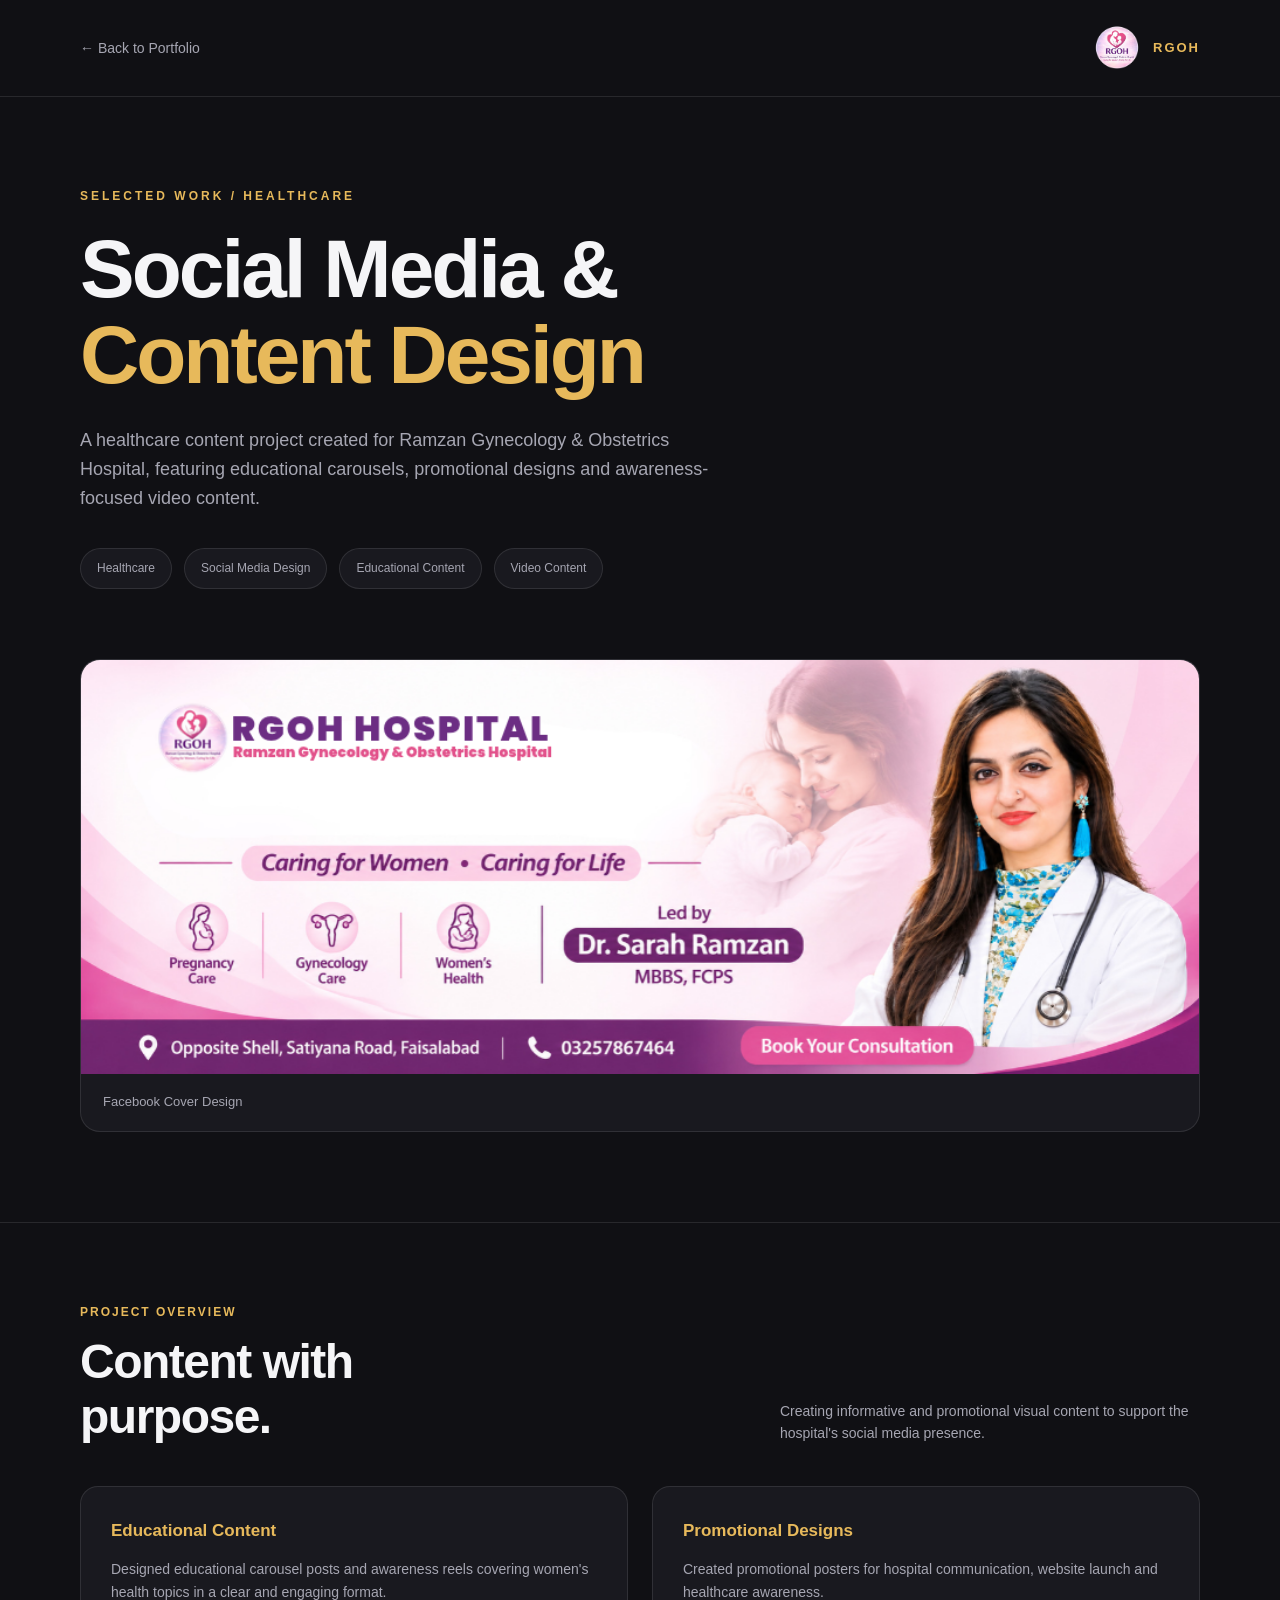
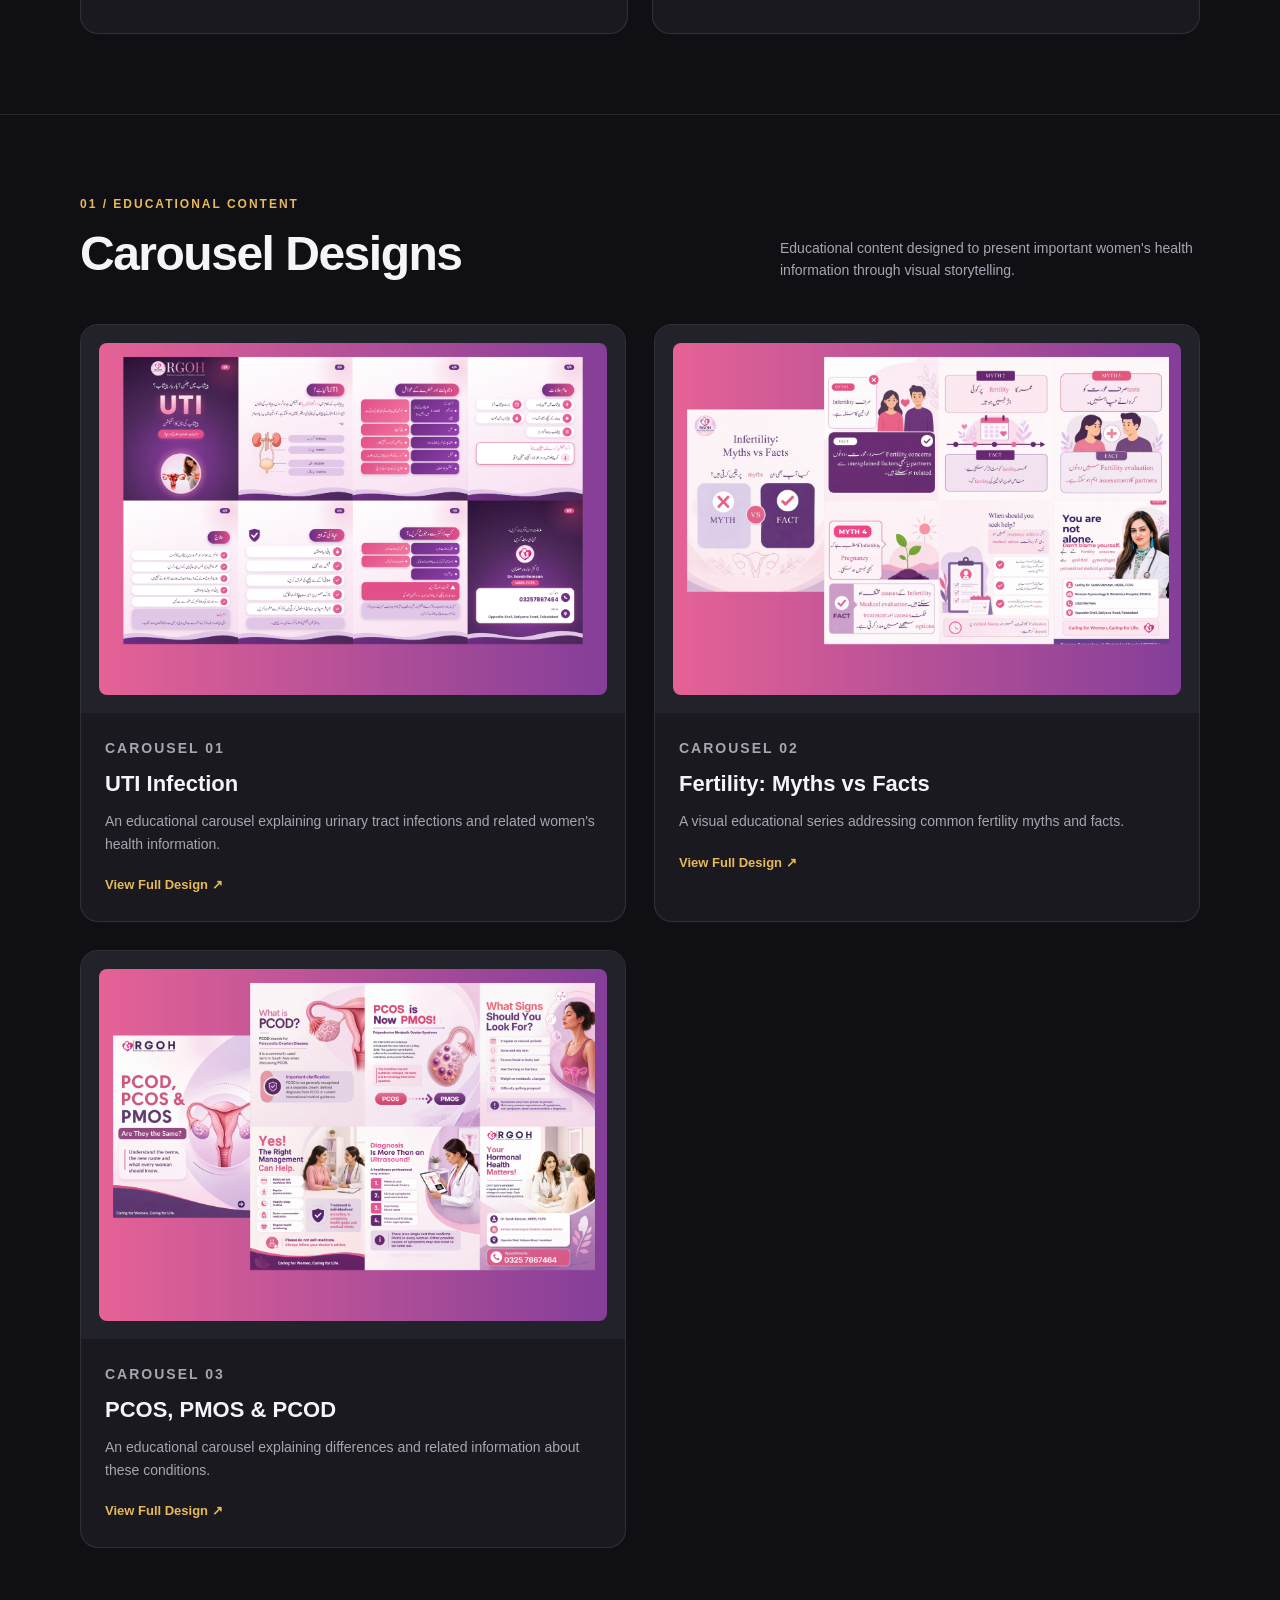
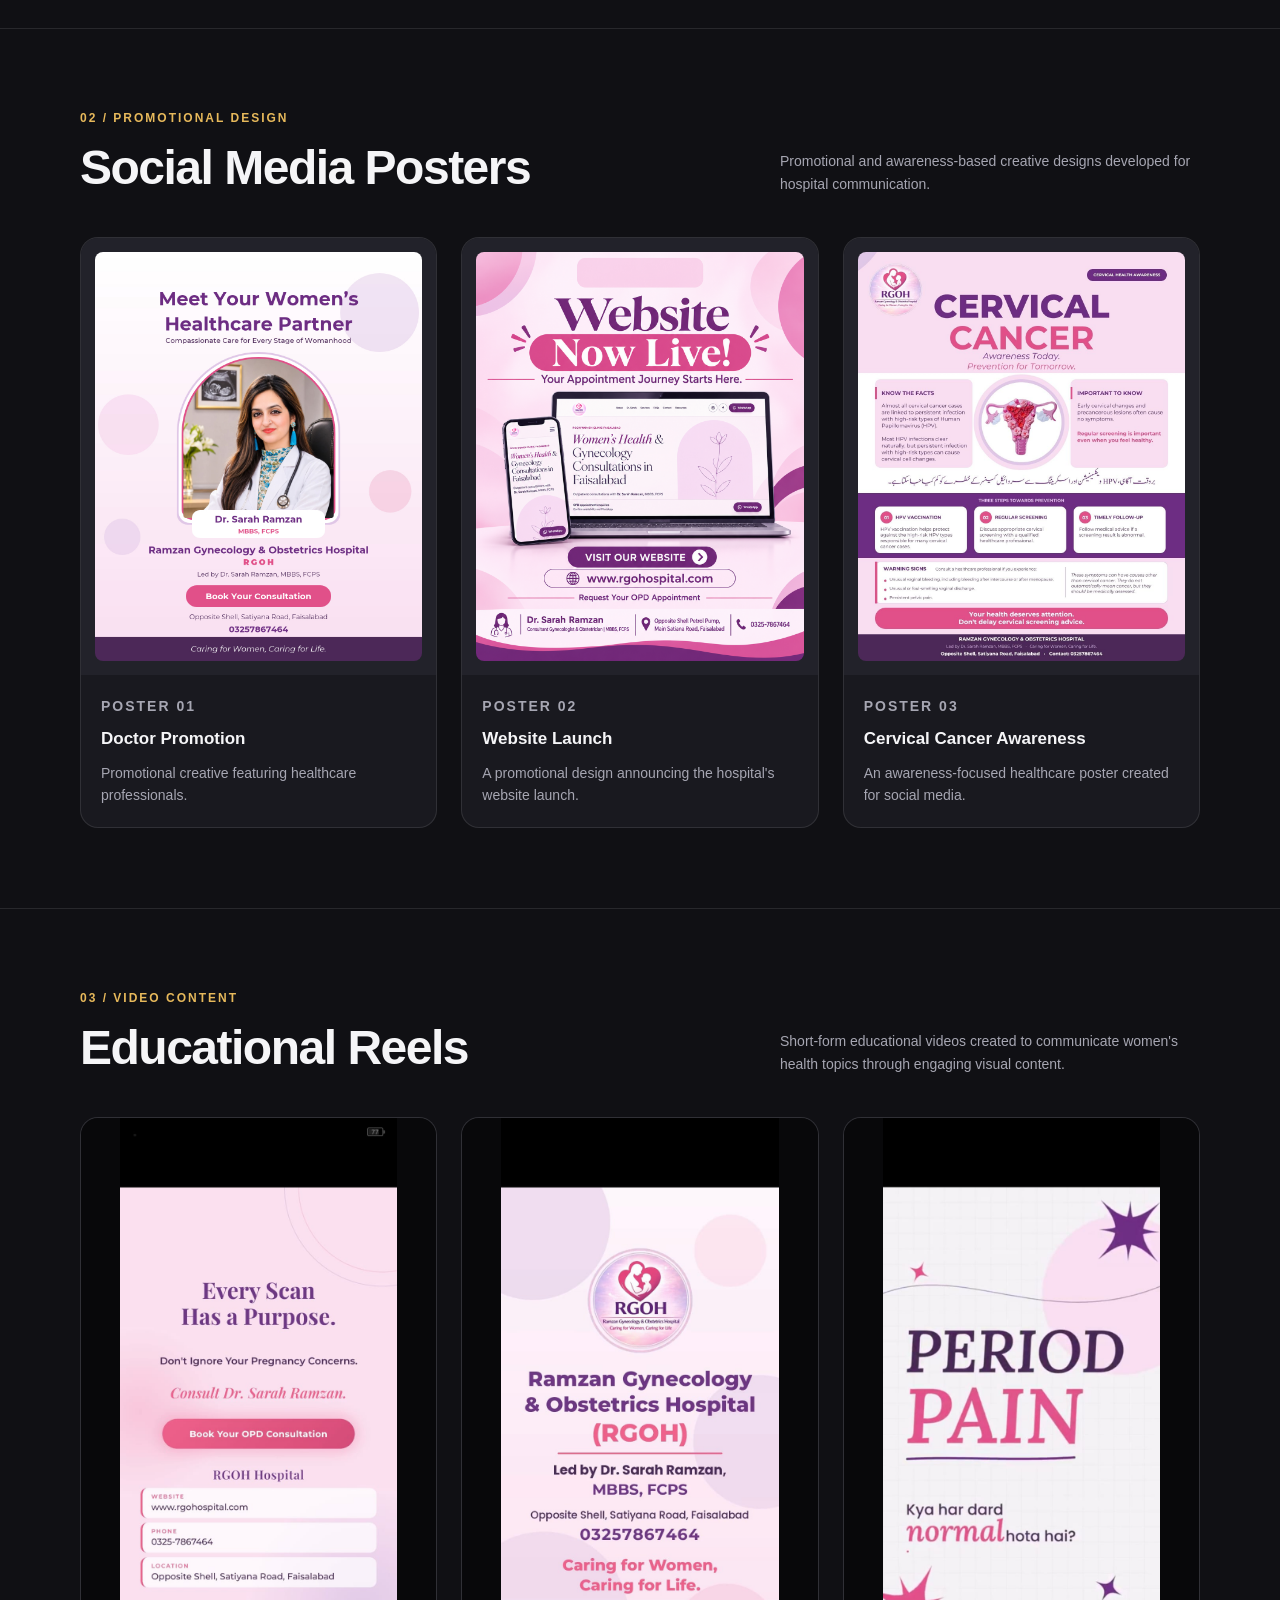
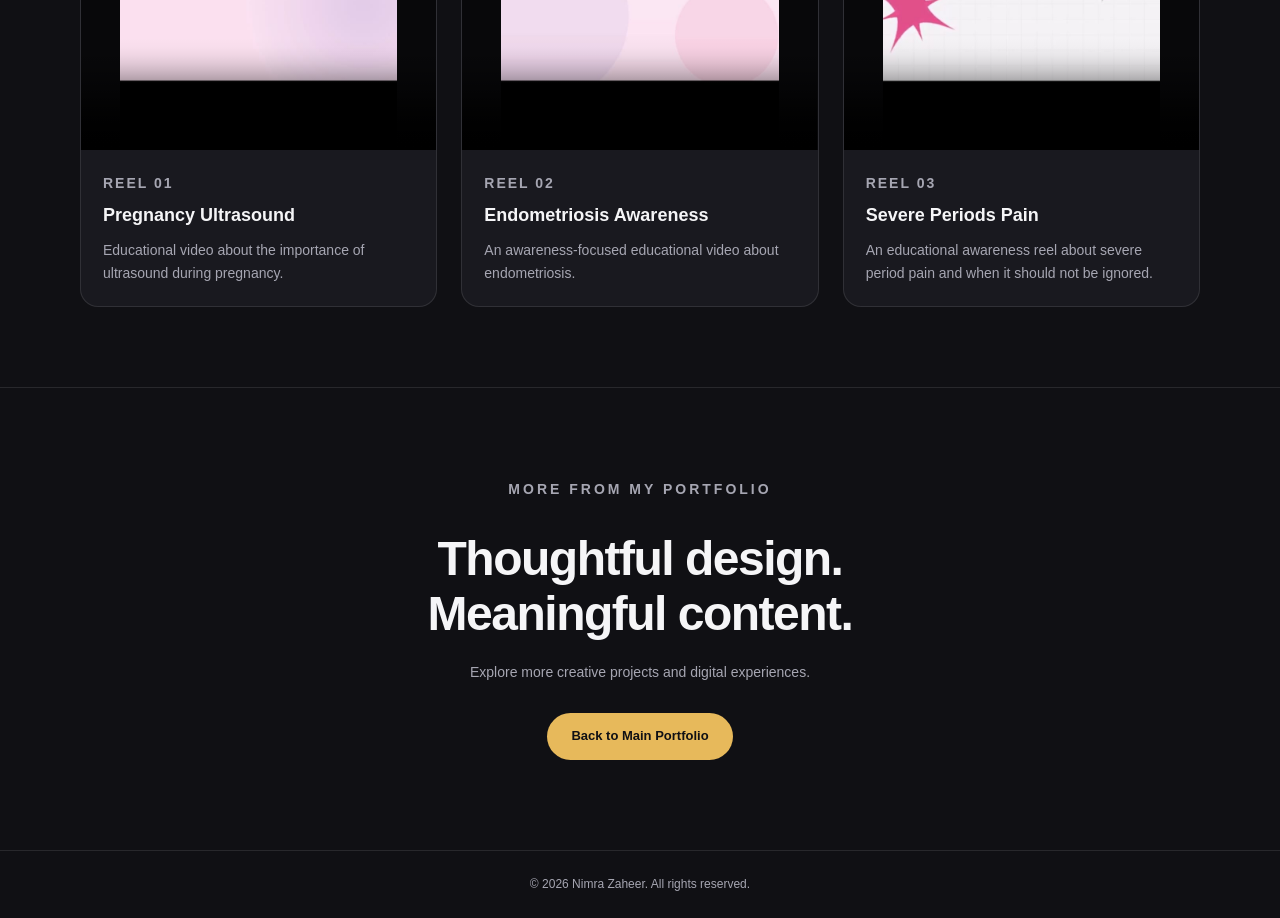
<file: projects/rgoh.html>
<!DOCTYPE html>
<html lang="en">
<head>
  <meta charset="UTF-8">
  <meta name="viewport" content="width=device-width, initial-scale=1.0">

  <title>RGOH | Social Media & Content Design — Nimra Zaheer</title>

  <meta name="description" content="Healthcare social media design, educational carousels, promotional posters and educational reels created for RGOH by Nimra Zaheer.">

  <link rel="stylesheet" href="rgoh.css">
</head>

<body>

  <!-- HEADER -->

  <header class="topbar">
    <div class="container topbar-inner">

      <a href="../index.html" class="back-link">
        ← Back to Portfolio
      </a>

      <div class="brand">
        <img
          src="../assets/projects/rgoh/logo.png"
          alt="RGOH Logo"
          onerror="this.style.display='none'"
        >

        <span>RGOH</span>
      </div>

    </div>
  </header>


  <!-- HERO -->

  <section class="hero">
    <div class="container">

      <p class="eyebrow">SELECTED WORK / HEALTHCARE</p>

      <h1>
        Social Media &<br>
        <span>Content Design</span>
      </h1>

      <p class="hero-description">
        A healthcare content project created for
        Ramzan Gynecology & Obstetrics Hospital,
        featuring educational carousels, promotional
        designs and awareness-focused video content.
      </p>

      <div class="project-tags">
        <span>Healthcare</span>
        <span>Social Media Design</span>
        <span>Educational Content</span>
        <span>Video Content</span>
      </div>

    </div>
  </section>


  <!-- FACEBOOK COVER -->

  <section class="cover-section">
    <div class="container">

      <div class="cover-frame">

        <img
          src="../assets/projects/rgoh/facebook-cover.png"
          alt="RGOH Facebook Cover Design"
        >

        <p>Facebook Cover Design</p>

      </div>

    </div>
  </section>


  <!-- PROJECT OVERVIEW -->

  <section class="section">
    <div class="container">

      <div class="section-heading">
        <div>
          <p class="section-number">PROJECT OVERVIEW</p>
          <h2>Content with<br>purpose.</h2>
        </div>

        <p class="section-intro">
          Creating informative and promotional visual
          content to support the hospital's social
          media presence.
        </p>
      </div>

      <div class="overview-grid">

        <div class="overview-card">
          <h3>Educational Content</h3>
          <p>
            Designed educational carousel posts and
            awareness reels covering women's health
            topics in a clear and engaging format.
          </p>
        </div>

        <div class="overview-card">
          <h3>Promotional Designs</h3>
          <p>
            Created promotional posters for hospital
            communication, website launch and
            healthcare awareness.
          </p>
        </div>

      </div>

    </div>
  </section>


  <!-- CAROUSELS -->

  <section class="section" id="carousels">
    <div class="container">

      <div class="section-heading">
        <div>
          <p class="section-number">01 / EDUCATIONAL CONTENT</p>
          <h2>Carousel Designs</h2>
        </div>

        <p class="section-intro">
          Educational content designed to present
          important women's health information
          through visual storytelling.
        </p>
      </div>

      <div class="carousel-grid">

        <!-- CAROUSEL 01 -->

        <article class="carousel-card">

          <a
            href="../assets/projects/rgoh/carousel-01-uti-infection.jpg"
            target="_blank"
            class="carousel-image"
          >
            <img
              src="../assets/projects/rgoh/carousel-01-uti-infection.jpg"
              alt="UTI Infection Educational Carousel"
              loading="lazy"
            >
          </a>

          <div class="card-content">
            <p class="card-label">CAROUSEL 01</p>
            <h3>UTI Infection</h3>

            <p>
              An educational carousel explaining
              urinary tract infections and related
              women's health information.
            </p>

            <a
              href="../assets/projects/rgoh/carousel-01-uti-infection.jpg"
              target="_blank"
              class="view-link"
            >
              View Full Design ↗
            </a>
          </div>

        </article>


        <!-- CAROUSEL 02 -->

        <article class="carousel-card">

          <a
            href="../assets/projects/rgoh/carousel-02-fertility-myths-facts.jpg"
            target="_blank"
            class="carousel-image"
          >
            <img
              src="../assets/projects/rgoh/carousel-02-fertility-myths-facts.jpg"
              alt="Fertility Myths and Facts Carousel"
              loading="lazy"
            >
          </a>

          <div class="card-content">
            <p class="card-label">CAROUSEL 02</p>
            <h3>Fertility: Myths vs Facts</h3>

            <p>
              A visual educational series addressing
              common fertility myths and facts.
            </p>

            <a
              href="../assets/projects/rgoh/carousel-02-fertility-myths-facts.jpg"
              target="_blank"
              class="view-link"
            >
              View Full Design ↗
            </a>
          </div>

        </article>


        <!-- CAROUSEL 03 -->

        <article class="carousel-card">

          <a
            href="../assets/projects/rgoh/carousel-03-pcos-pmos-pcod.jpg"
            target="_blank"
            class="carousel-image"
          >
            <img
              src="../assets/projects/rgoh/carousel-03-pcos-pmos-pcod.jpg"
              alt="PCOS PMOS and PCOD Educational Carousel"
              loading="lazy"
            >
          </a>

          <div class="card-content">
            <p class="card-label">CAROUSEL 03</p>
            <h3>PCOS, PMOS & PCOD</h3>

            <p>
              An educational carousel explaining
              differences and related information
              about these conditions.
            </p>

            <a
              href="../assets/projects/rgoh/carousel-03-pcos-pmos-pcod.jpg"
              target="_blank"
              class="view-link"
            >
              View Full Design ↗
            </a>
          </div>

        </article>

      </div>

    </div>
  </section>


  <!-- PROMOTIONAL POSTERS -->

  <section class="section" id="posters">
    <div class="container">

      <div class="section-heading">
        <div>
          <p class="section-number">02 / PROMOTIONAL DESIGN</p>
          <h2>Social Media Posters</h2>
        </div>

        <p class="section-intro">
          Promotional and awareness-based creative
          designs developed for hospital communication.
        </p>
      </div>

      <div class="poster-grid">


        <!-- POSTER 01 -->

        <article class="poster-card">

          <a
            href="../assets/projects/rgoh/poster-01-doctor-promotion.jpg"
            target="_blank"
            class="poster-image"
          >
            <img
              src="../assets/projects/rgoh/poster-01-doctor-promotion.jpg"
              alt="Doctor Promotion Poster"
              loading="lazy"
            >
          </a>

          <div class="card-content">
            <p class="card-label">POSTER 01</p>
            <h3>Doctor Promotion</h3>
            <p>
              Promotional creative featuring
              healthcare professionals.
            </p>
          </div>

        </article>


        <!-- POSTER 02 -->

        <article class="poster-card">

          <a
            href="../assets/projects/rgoh/poster-02-website-launch.png"
            target="_blank"
            class="poster-image"
          >
            <img
              src="../assets/projects/rgoh/poster-02-website-launch.png"
              alt="RGOH Website Launch Poster"
              loading="lazy"
            >
          </a>

          <div class="card-content">
            <p class="card-label">POSTER 02</p>
            <h3>Website Launch</h3>
            <p>
              A promotional design announcing
              the hospital's website launch.
            </p>
          </div>

        </article>


        <!-- POSTER 03 -->

        <article class="poster-card">

          <a
            href="../assets/projects/rgoh/poster-03-cervical-cancer-awareness.jpg"
            target="_blank"
            class="poster-image"
          >
            <img
              src="../assets/projects/rgoh/poster-03-cervical-cancer-awareness.jpg"
              alt="Cervical Cancer Awareness Poster"
              loading="lazy"
            >
          </a>

          <div class="card-content">
            <p class="card-label">POSTER 03</p>
            <h3>Cervical Cancer Awareness</h3>
            <p>
              An awareness-focused healthcare
              poster created for social media.
            </p>
          </div>

        </article>

      </div>

    </div>
  </section>


  <!-- EDUCATIONAL REELS -->

  <section class="section" id="reels">
    <div class="container">

      <div class="section-heading">
        <div>
          <p class="section-number">03 / VIDEO CONTENT</p>
          <h2>Educational Reels</h2>
        </div>

        <p class="section-intro">
          Short-form educational videos created
          to communicate women's health topics
          through engaging visual content.
        </p>
      </div>

      <div class="reel-grid">

        <!-- REEL 01: PREGNANCY ULTRASOUND -->

        <article class="reel-card">

          <div class="reel-video">
            <video
              controls
              preload="metadata"
              playsinline
              poster="../assets/projects/rgoh/reel-01-pregnancy-ultrasound.jpeg"
            >
              <source
                src="../assets/projects/rgoh/reel-02-pregnancy-ultrasound.mp4"
                type="video/mp4"
              >
              Your browser does not support video playback.
            </video>
          </div>

          <div class="card-content">
            <p class="card-label">REEL 01</p>
            <h3>Pregnancy Ultrasound</h3>
            <p>
              Educational video about the importance
              of ultrasound during pregnancy.
            </p>
          </div>

        </article>


        <!-- REEL 02: ENDOMETRIOSIS AWARENESS -->

        <article class="reel-card">

          <div class="reel-video">
            <video
              controls
              preload="metadata"
              playsinline
              poster="../assets/projects/rgoh/reel-02-endometriosis-awareness.jpeg"
            >
              <source
                src="../assets/projects/rgoh/reel-03-endometriosis-awareness.mp4"
                type="video/mp4"
              >
              Your browser does not support video playback.
            </video>
          </div>

          <div class="card-content">
            <p class="card-label">REEL 02</p>
            <h3>Endometriosis Awareness</h3>
            <p>
              An awareness-focused educational
              video about endometriosis.
            </p>
          </div>

        </article>


        <!-- REEL 03: SEVERE PERIODS PAIN -->

        <article class="reel-card">

          <div class="reel-video">
            <video
              controls
              preload="metadata"
              playsinline
              poster="../assets/projects/rgoh/reel-03-severe-periods-pain..jpeg"
            >
              <source
                src="../assets/projects/rgoh/reel-03-severe-periods-pain.mp4"
                type="video/mp4"
              >
              Your browser does not support video playback.
            </video>
          </div>

          <div class="card-content">
            <p class="card-label">REEL 03</p>
            <h3>Severe Periods Pain</h3>
            <p>
              An educational awareness reel about
              severe period pain and when it should
              not be ignored.
            </p>
          </div>

        </article>

      </div>

    </div>
  </section>


  <!-- CLOSING -->

  <section class="closing">
    <div class="container">

      <p class="eyebrow">MORE FROM MY PORTFOLIO</p>

      <h2>
        Thoughtful design.<br>
        Meaningful content.
      </h2>

      <p>
        Explore more creative projects
        and digital experiences.
      </p>

      <a href="../index.html" class="back-button">
        Back to Main Portfolio
      </a>

    </div>
  </section>


  <footer>
    <div class="container">
      © 2026 Nimra Zaheer. All rights reserved.
    </div>
  </footer>

</body>
</html>
</file>
<file: style.css>
/* =========================================
   NIMRA ZAHEER - PORTFOLIO
   Complete Main Stylesheet
   ========================================= */

/* 1. Base Settings */

:root {
  --background: #101014;
  --surface: #19191f;
  --surface-light: #22222a;
  --text: #f5f5f7;
  --text-muted: #a6a6b2;
  --accent: #e7b95b;
  --accent-dark: #c99532;
  --border: rgba(255, 255, 255, 0.1);

  --container: 1160px;
  --radius: 18px;
  --transition: 0.25s ease;
}

* {
  margin: 0;
  padding: 0;
  box-sizing: border-box;
}

html {
  scroll-behavior: smooth;
  scroll-padding-top: 90px;
}

body {
  font-family: Arial, Helvetica, sans-serif;
  background: var(--background);
  color: var(--text);
  line-height: 1.7;
  overflow-x: hidden;
}

a {
  color: inherit;
  text-decoration: none;
}

img {
  max-width: 100%;
  display: block;
}

section {
  width: min(100% - 40px, var(--container));
  margin: 0 auto;
  padding: 100px 0;
}

h1,
h2,
h3 {
  line-height: 1.15;
  letter-spacing: -0.04em;
}

h2 {
  font-size: clamp(2rem, 5vw, 3.5rem);
  margin-bottom: 24px;
}

p {
  color: var(--text-muted);
}

/* 2. Navigation */

header {
  position: sticky;
  top: 0;
  z-index: 100;
  background: rgba(16, 16, 20, 0.92);
  backdrop-filter: blur(14px);
  border-bottom: 1px solid var(--border);
}

nav {
  width: min(100% - 40px, var(--container));
  min-height: 78px;
  margin: 0 auto;
  display: flex;
  align-items: center;
  justify-content: space-between;
  gap: 24px;
}

.logo {
  font-size: 1rem;
  font-weight: 800;
  letter-spacing: 0.08em;
}

.nav-links {
  display: flex;
  align-items: center;
  gap: 28px;
}

.nav-links a {
  color: var(--text-muted);
  font-size: 0.9rem;
  transition: color var(--transition);
}

.nav-links a:hover {
  color: var(--accent);
}

/* 3. Hero Section */

.hero {
  min-height: 78vh;
  display: flex;
  flex-direction: row;
  align-items: center;
  justify-content: space-between;
  gap: 60px;
  padding-top: 100px;
  padding-bottom: 100px;
  position: relative;
}

.hero::before {
  content: "";
  position: absolute;
  width: 380px;
  height: 380px;
  top: 15%;
  right: 0;
  background: radial-gradient(
    circle,
    rgba(231, 185, 91, 0.12),
    transparent 70%
  );
  pointer-events: none;
}

.hero-content {
  flex: 1;
  min-width: 0;
  position: relative;
  z-index: 1;
}

.eyebrow {
  color: var(--accent);
  font-size: 0.78rem;
  font-weight: 700;
  letter-spacing: 0.18em;
  margin-bottom: 24px;
}

.hero h1 {
  max-width: 700px;
  font-size: clamp(2.8rem, 6vw, 5.5rem);
  font-weight: 800;
  margin-bottom: 28px;
}

.hero h1 span {
  color: var(--accent);
}

.intro {
  max-width: 620px;
  font-size: clamp(1rem, 2vw, 1.2rem);
  margin-bottom: 36px;
}

/* 4. Hero Portrait - Circular Headshot */

.hero-image-container {
  flex: 0 0 340px;
  width: 340px;
  position: relative;
  z-index: 1;
}

.hero-image {
  width: 320px;
  height: 320px;
  aspect-ratio: 1 / 1;
  object-fit: cover;
  object-position: center center;
  border-radius: 50%;
  border: 3px solid var(--accent);
  box-shadow: 0 20px 60px rgba(0, 0, 0, 0.35);
}

/* 5. Hero Buttons */

.hero-buttons {
  display: flex;
  flex-wrap: wrap;
  gap: 14px;
  margin-bottom: 28px;
}

.button {
  display: inline-flex;
  align-items: center;
  justify-content: center;
  min-height: 52px;
  padding: 14px 26px;
  border-radius: 999px;
  background: var(--accent);
  color: #17130b;
  font-weight: 700;
  font-size: 0.9rem;
  transition:
    transform var(--transition),
    background var(--transition);
}

.button:hover {
  background: var(--accent-dark);
  transform: translateY(-3px);
}

.hero-buttons .button:nth-child(2) {
  background: transparent;
  color: var(--accent);
  border: 1px solid var(--accent);
}

.hero-buttons .button:nth-child(2):hover {
  background: var(--accent);
  color: #17130b;
}

/* 6. Social Links */

.social-links {
  display: flex;
  flex-wrap: wrap;
  gap: 24px;
}

.social-links a {
  color: var(--text-muted);
  font-size: 0.9rem;
  transition: color var(--transition);
}

.social-links a:hover {
  color: var(--accent);
}

/* 7. About Section */

#about {
  border-top: 1px solid var(--border);
}

#about p {
  max-width: 760px;
  font-size: 1.1rem;
}

/* 8. Work Section */

#work {
  border-top: 1px solid var(--border);
}

#work > p {
  max-width: 650px;
}

/* 9. Services Section */

#services {
  border-top: 1px solid var(--border);
}

#services p {
  max-width: 760px;
  font-size: 1.1rem;
}

/* 10. Contact Section */

#contact {
  border-top: 1px solid var(--border);
  text-align: center;
  padding-top: 120px;
  padding-bottom: 120px;
}

#contact h2 {
  max-width: 700px;
  margin: 0 auto 28px;
}

#contact a {
  color: var(--accent);
  font-weight: 700;
}

/* 11. Footer */

footer {
  border-top: 1px solid var(--border);
  padding: 28px 20px;
  text-align: center;
}

footer p {
  font-size: 0.85rem;
}

/* 12. Tablet Responsive */

@media (max-width: 900px) {
  .hero {
    gap: 35px;
  }

  .hero-image-container {
    flex-basis: 280px;
    width: 280px;
  }

  .hero-image {
    width: 280px;
    height: 280px;
  }

  .hero h1 {
    font-size: clamp(2.7rem, 6vw, 4.5rem);
  }
}

/* 13. Mobile Responsive */

@media (max-width: 768px) {
  section {
    padding: 72px 0;
  }

  nav {
    min-height: 70px;
    flex-direction: column;
    justify-content: center;
    padding: 18px 0;
    gap: 14px;
  }

  .nav-links {
    gap: 18px;
    flex-wrap: wrap;
    justify-content: center;
  }

  .nav-links a {
    font-size: 0.82rem;
  }

  .hero {
    min-height: auto;
    flex-direction: column;
    align-items: flex-start;
    padding-top: 80px;
    padding-bottom: 80px;
    gap: 40px;
  }

  .hero-content {
    width: 100%;
  }

  .hero h1 {
    font-size: clamp(2.7rem, 12vw, 4.5rem);
  }

  .hero-image-container {
    width: 320px;
    flex: none;
    align-self: center;
  }

  .hero-image {
    width: 320px;
    height: 320px;
  }

  .hero::before {
    width: 250px;
    height: 250px;
    right: -80px;
  }

  #contact {
    padding-top: 90px;
    padding-bottom: 90px;
  }
}

/* 14. Small Mobile */

@media (max-width: 420px) {
  section {
    width: calc(100% - 32px);
  }

  nav {
    width: calc(100% - 32px);
  }

  .nav-links {
    gap: 12px;
  }

  .nav-links a {
    font-size: 0.75rem;
  }

  .hero h1 {
    font-size: 2.6rem;
  }

  .hero-buttons {
    flex-direction: column;
  }

  .hero-buttons .button {
    width: 100%;
  }

  .hero-image-container {
    width: 280px;
  }
   /* FORCE CIRCULAR PROFILE PHOTO */

.hero-image-container {
  width: 320px !important;
  height: 320px !important;
  flex: 0 0 320px !important;
  border-radius: 50% !important;
  overflow: hidden !important;
}

.hero-image-container .hero-image {
  width: 100% !important;
  height: 100% !important;
  aspect-ratio: 1 / 1 !important;
  object-fit: cover !important;
  object-position: center center !important;
  border-radius: 50% !important;
  border: 3px solid #E7B95B !important;
}

  .hero-image {
    width: 280px;
    height: 280px;
  }
}
</file>
<file: projects/rgoh.css>
:root {
  --bg: #101014;
  --surface: #19191f;
  --surface-light: #22222a;
  --text: #f5f5f7;
  --muted: #a6a6b2;
  --gold: #e7b95b;
  --gold-dark: #c99532;
  --border: rgba(255, 255, 255, 0.1);
}

* {
  margin: 0;
  padding: 0;
  box-sizing: border-box;
}

html {
  scroll-behavior: smooth;
}

body {
  background: var(--bg);
  color: var(--text);
  font-family: Arial, Helvetica, sans-serif;
  line-height: 1.6;
}

a {
  color: inherit;
  text-decoration: none;
}

img,
video {
  display: block;
  max-width: 100%;
}

.container {
  width: min(1120px, 90%);
  margin: auto;
}

/* HEADER */

.topbar {
  padding: 24px 0;
  border-bottom: 1px solid var(--border);
}

.topbar-inner {
  display: flex;
  justify-content: space-between;
  align-items: center;
  gap: 20px;
}

.back-link {
  color: var(--muted);
  font-size: 14px;
  transition: color 0.3s ease;
}

.back-link:hover {
  color: var(--gold);
}

.brand {
  display: flex;
  align-items: center;
  gap: 12px;
}

.brand img {
  max-width: 100px;
  max-height: 48px;
  object-fit: contain;
}

.brand span {
  font-size: 13px;
  font-weight: 700;
  letter-spacing: 2px;
  color: var(--gold);
}

/* HERO */

.hero {
  padding: 90px 0 70px;
}

.eyebrow {
  color: var(--gold);
  font-size: 12px;
  font-weight: 700;
  letter-spacing: 3px;
  text-transform: uppercase;
  margin-bottom: 20px;
}

h1 {
  font-size: clamp(42px, 7vw, 82px);
  line-height: 1.05;
  letter-spacing: -3px;
  max-width: 850px;
  margin-bottom: 28px;
}

h1 span {
  color: var(--gold);
}

.hero-description {
  max-width: 650px;
  color: var(--muted);
  font-size: 18px;
  margin-bottom: 35px;
}

.project-tags {
  display: flex;
  flex-wrap: wrap;
  gap: 12px;
}

.project-tags span {
  border: 1px solid var(--border);
  background: var(--surface);
  padding: 10px 16px;
  border-radius: 100px;
  font-size: 12px;
  color: var(--muted);
}

/* FACEBOOK COVER */

.cover-section {
  padding-bottom: 90px;
}

.cover-frame {
  background: var(--surface);
  border: 1px solid var(--border);
  border-radius: 20px;
  overflow: hidden;
}

.cover-frame img {
  width: 100%;
  height: auto;
}

.cover-frame p {
  padding: 18px 22px;
  color: var(--muted);
  font-size: 13px;
}

/* SECTIONS */

.section {
  padding: 80px 0;
  border-top: 1px solid var(--border);
}

.section-heading {
  display: flex;
  justify-content: space-between;
  align-items: flex-end;
  gap: 30px;
  margin-bottom: 42px;
}

.section-number {
  color: var(--gold);
  font-size: 12px;
  letter-spacing: 2px;
  font-weight: 700;
  margin-bottom: 12px;
}

h2 {
  font-size: clamp(30px, 4vw, 48px);
  line-height: 1.15;
  letter-spacing: -1.5px;
}

.section-intro {
  color: var(--muted);
  max-width: 420px;
  font-size: 14px;
}

/* OVERVIEW */

.overview-grid {
  display: grid;
  grid-template-columns: 1fr 1fr;
  gap: 24px;
}

.overview-card {
  background: var(--surface);
  border: 1px solid var(--border);
  border-radius: 18px;
  padding: 30px;
}

.overview-card h3 {
  color: var(--gold);
  font-size: 17px;
  margin-bottom: 14px;
}

.overview-card p {
  color: var(--muted);
  font-size: 14px;
}

/* CAROUSELS */

.carousel-grid {
  display: grid;
  grid-template-columns: repeat(2, 1fr);
  gap: 28px;
}

.carousel-card {
  background: var(--surface);
  border: 1px solid var(--border);
  border-radius: 18px;
  overflow: hidden;
  transition: transform 0.3s ease,
              border-color 0.3s ease;
}

.carousel-card:hover {
  transform: translateY(-5px);
  border-color: rgba(231, 185, 91, 0.5);
}

.carousel-image {
  display: block;
  background: var(--surface-light);
  padding: 18px;
}

.carousel-image img {
  width: 100%;
  height: auto;
  object-fit: contain;
  border-radius: 8px;
}

.card-content {
  padding: 24px;
}

.card-label {
  color: var(--gold);
  font-size: 11px;
  font-weight: 700;
  letter-spacing: 2px;
  margin-bottom: 10px;
}

.card-content h3 {
  font-size: 22px;
  line-height: 1.3;
  margin-bottom: 12px;
}

.card-content p {
  color: var(--muted);
  font-size: 14px;
}

.view-link {
  display: inline-block;
  margin-top: 20px;
  color: var(--gold);
  font-size: 13px;
  font-weight: 700;
}

/* POSTERS */

.poster-grid {
  display: grid;
  grid-template-columns: repeat(3, 1fr);
  gap: 24px;
}

.poster-card {
  background: var(--surface);
  border: 1px solid var(--border);
  border-radius: 18px;
  overflow: hidden;
  transition: transform 0.3s ease,
              border-color 0.3s ease;
}

.poster-card:hover {
  transform: translateY(-5px);
  border-color: rgba(231, 185, 91, 0.5);
}

.poster-image {
  display: block;
  background: var(--surface-light);
  padding: 14px;
}

.poster-image img {
  width: 100%;
  height: auto;
  object-fit: contain;
  border-radius: 8px;
}

.poster-card .card-content {
  padding: 20px;
}

.poster-card .card-content h3 {
  font-size: 17px;
}

/* REELS */

.reel-grid {
  display: grid;
  grid-template-columns: repeat(3, 1fr);
  gap: 24px;
}

.reel-card {
  background: var(--surface);
  border: 1px solid var(--border);
  border-radius: 18px;
  overflow: hidden;
}

.reel-video {
  background: #08080a;
  aspect-ratio: 9 / 16;
  overflow: hidden;
}

.reel-video video {
  width: 100%;
  height: 100%;
  object-fit: contain;
}

.reel-card .card-content {
  padding: 22px;
}

.reel-card .card-content h3 {
  font-size: 18px;
}

/* CLOSING */

.closing {
  padding: 90px 0;
  text-align: center;
  border-top: 1px solid var(--border);
}

.closing h2 {
  max-width: 700px;
  margin: 0 auto 20px;
}

.closing p {
  color: var(--muted);
  font-size: 14px;
  margin-bottom: 30px;
}

.back-button {
  display: inline-block;
  padding: 13px 24px;
  border-radius: 100px;
  background: var(--gold);
  color: #101014;
  font-size: 13px;
  font-weight: 700;
  transition: background 0.3s ease;
}

.back-button:hover {
  background: var(--gold-dark);
}

/* FOOTER */

footer {
  border-top: 1px solid var(--border);
  padding: 24px 0;
  color: var(--muted);
  font-size: 12px;
  text-align: center;
}

/* RESPONSIVE */

@media (max-width: 850px) {
  .carousel-grid {
    grid-template-columns: 1fr;
  }

  .poster-grid {
    grid-template-columns: repeat(2, 1fr);
  }

  .reel-grid {
    grid-template-columns: repeat(2, 1fr);
  }

  .section-heading {
    display: block;
  }

  .section-intro {
    margin-top: 18px;
  }
}

@media (max-width: 560px) {
  .hero {
    padding: 65px 0 50px;
  }

  h1 {
    letter-spacing: -1.5px;
  }

  .hero-description {
    font-size: 15px;
  }

  .section {
    padding: 60px 0;
  }

  .overview-grid,
  .poster-grid,
  .reel-grid {
    grid-template-columns: 1fr;
  }

  .overview-card {
    padding: 24px;
  }

  .topbar-inner {
    align-items: flex-start;
  }

  .brand img {
    max-width: 75px;
  }
}
</file>
